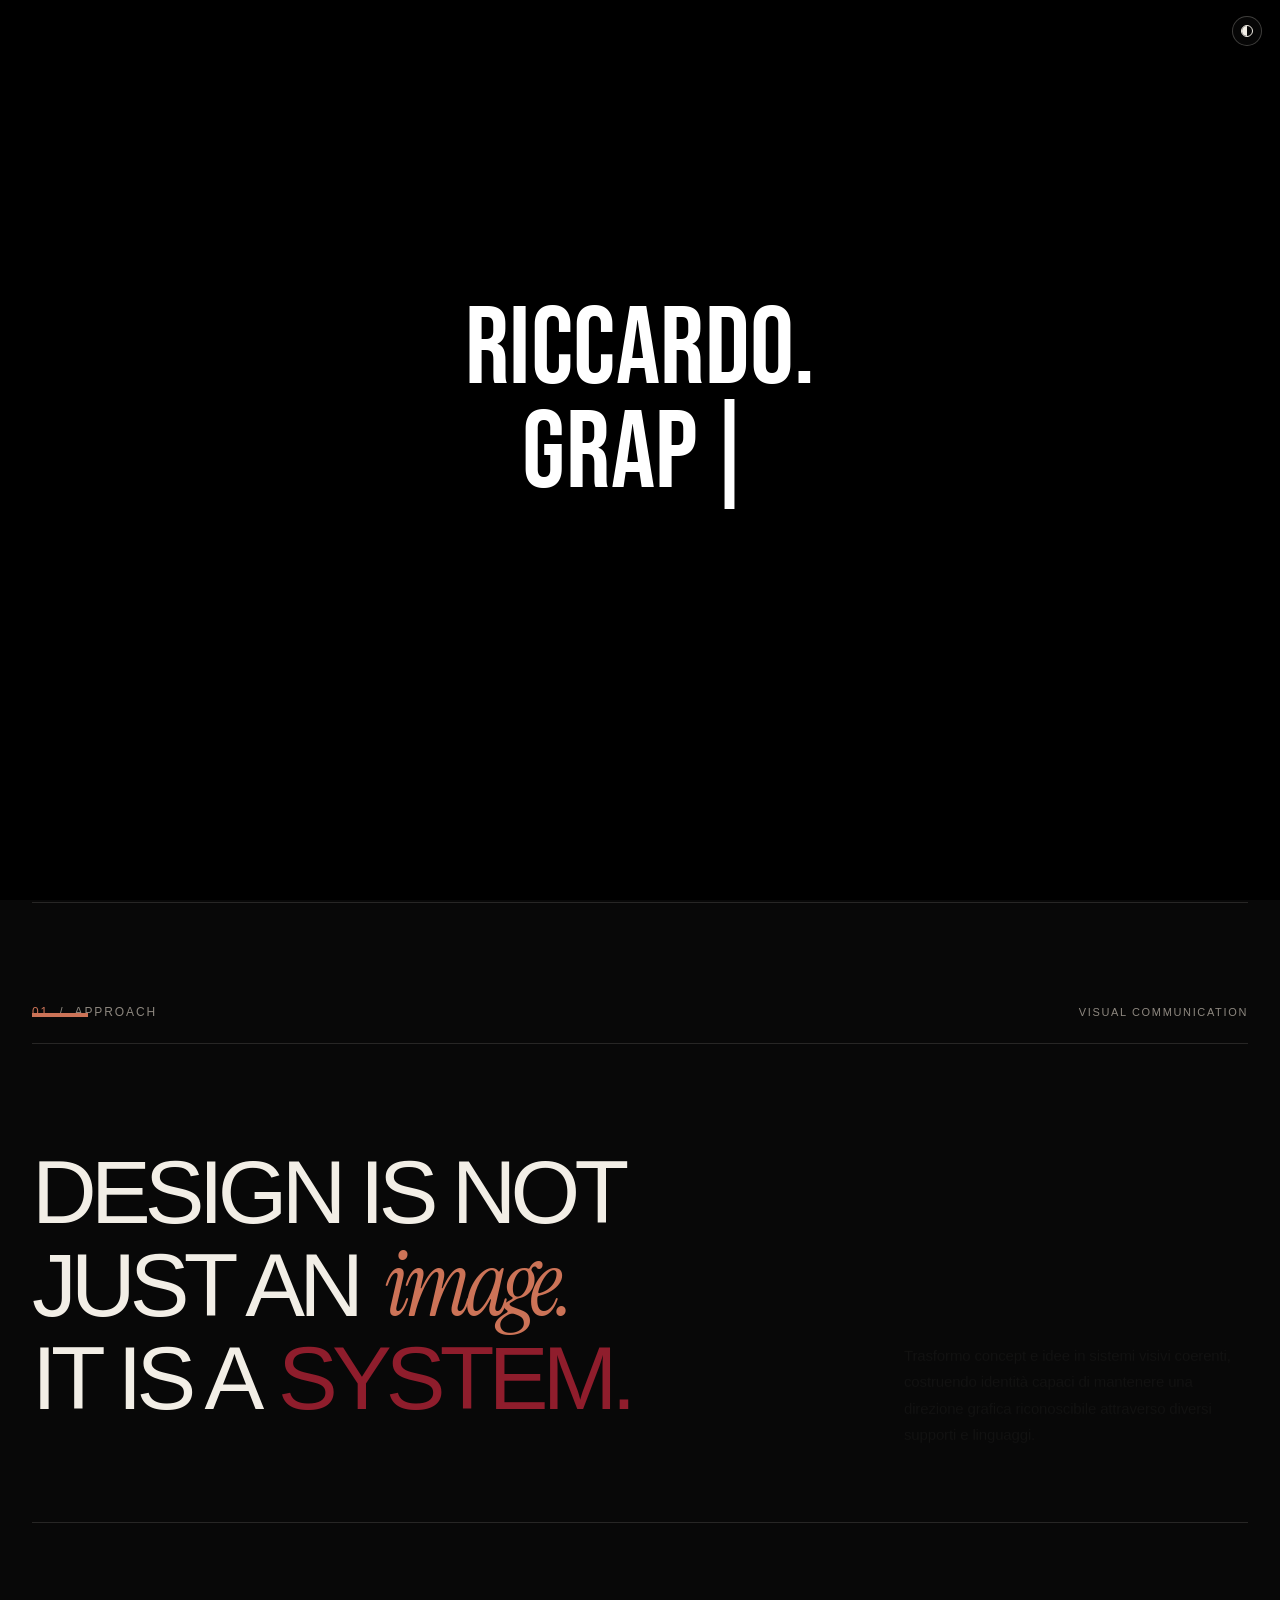
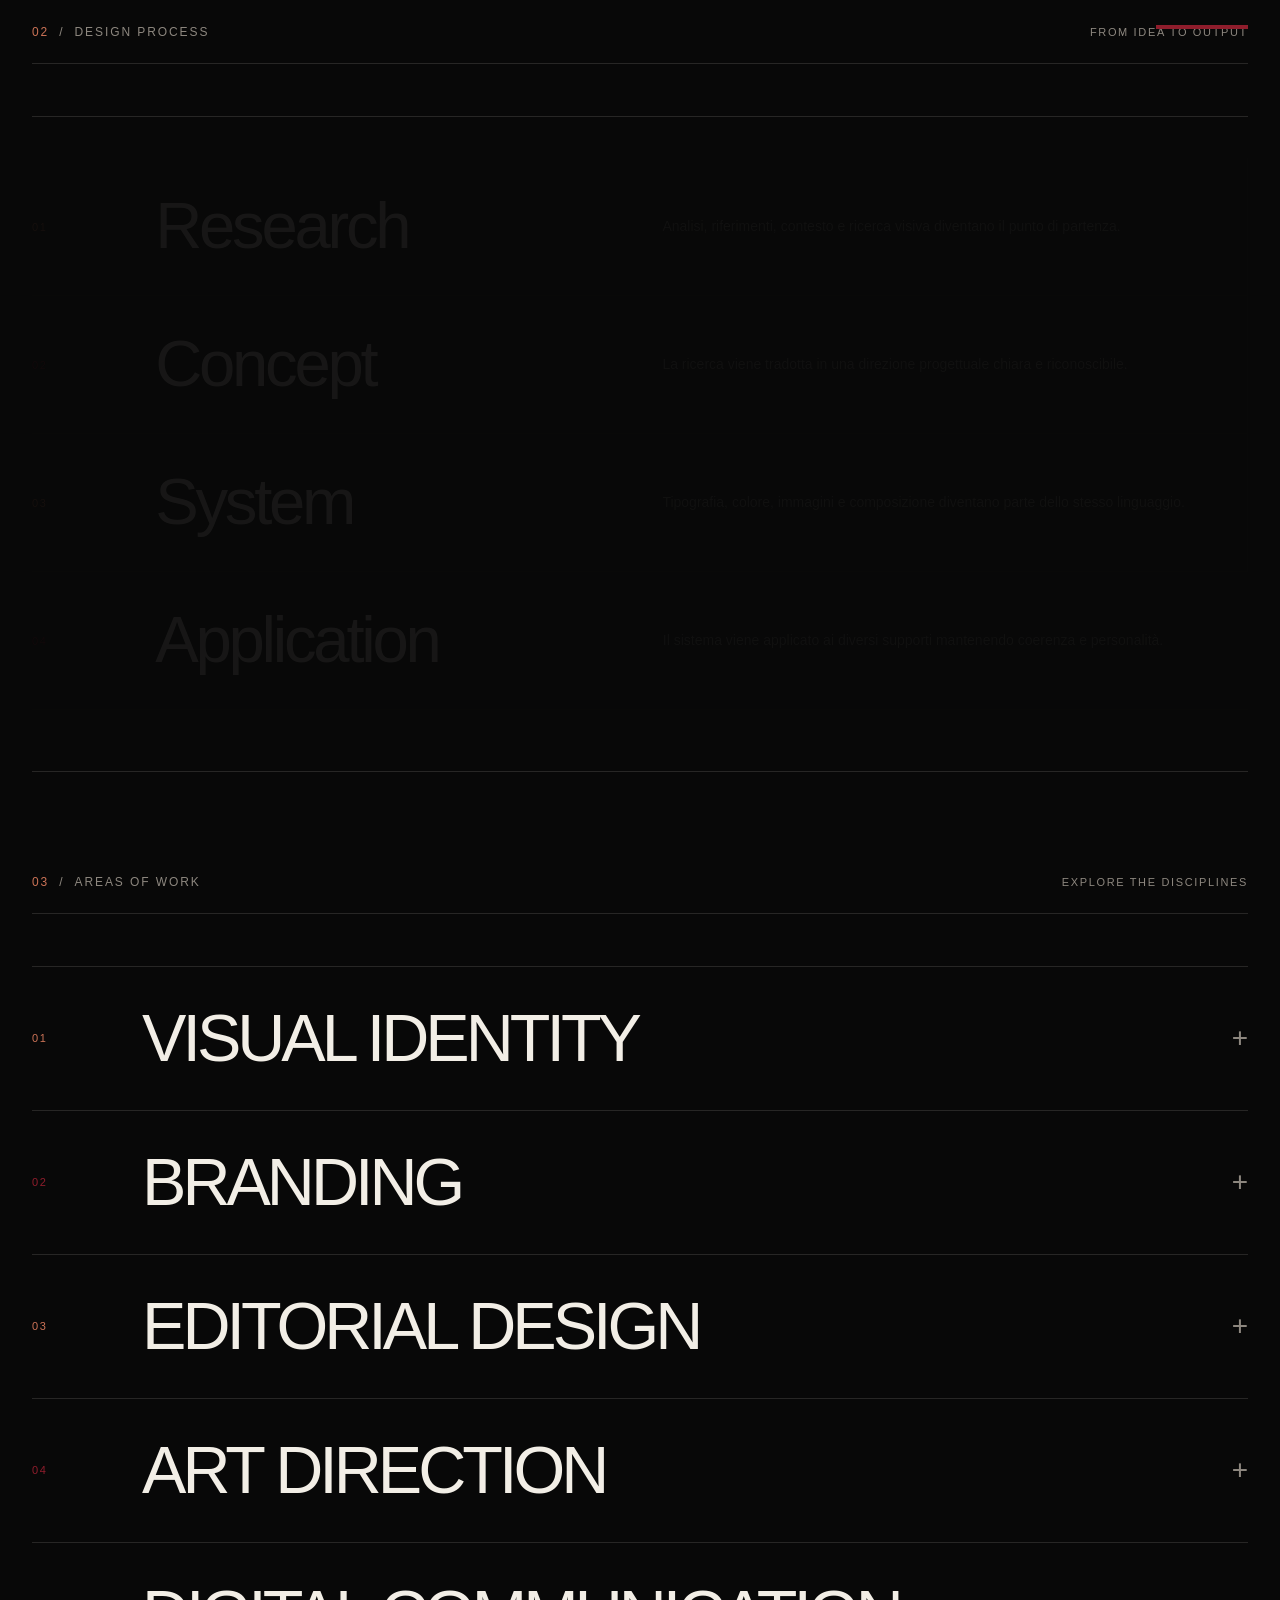
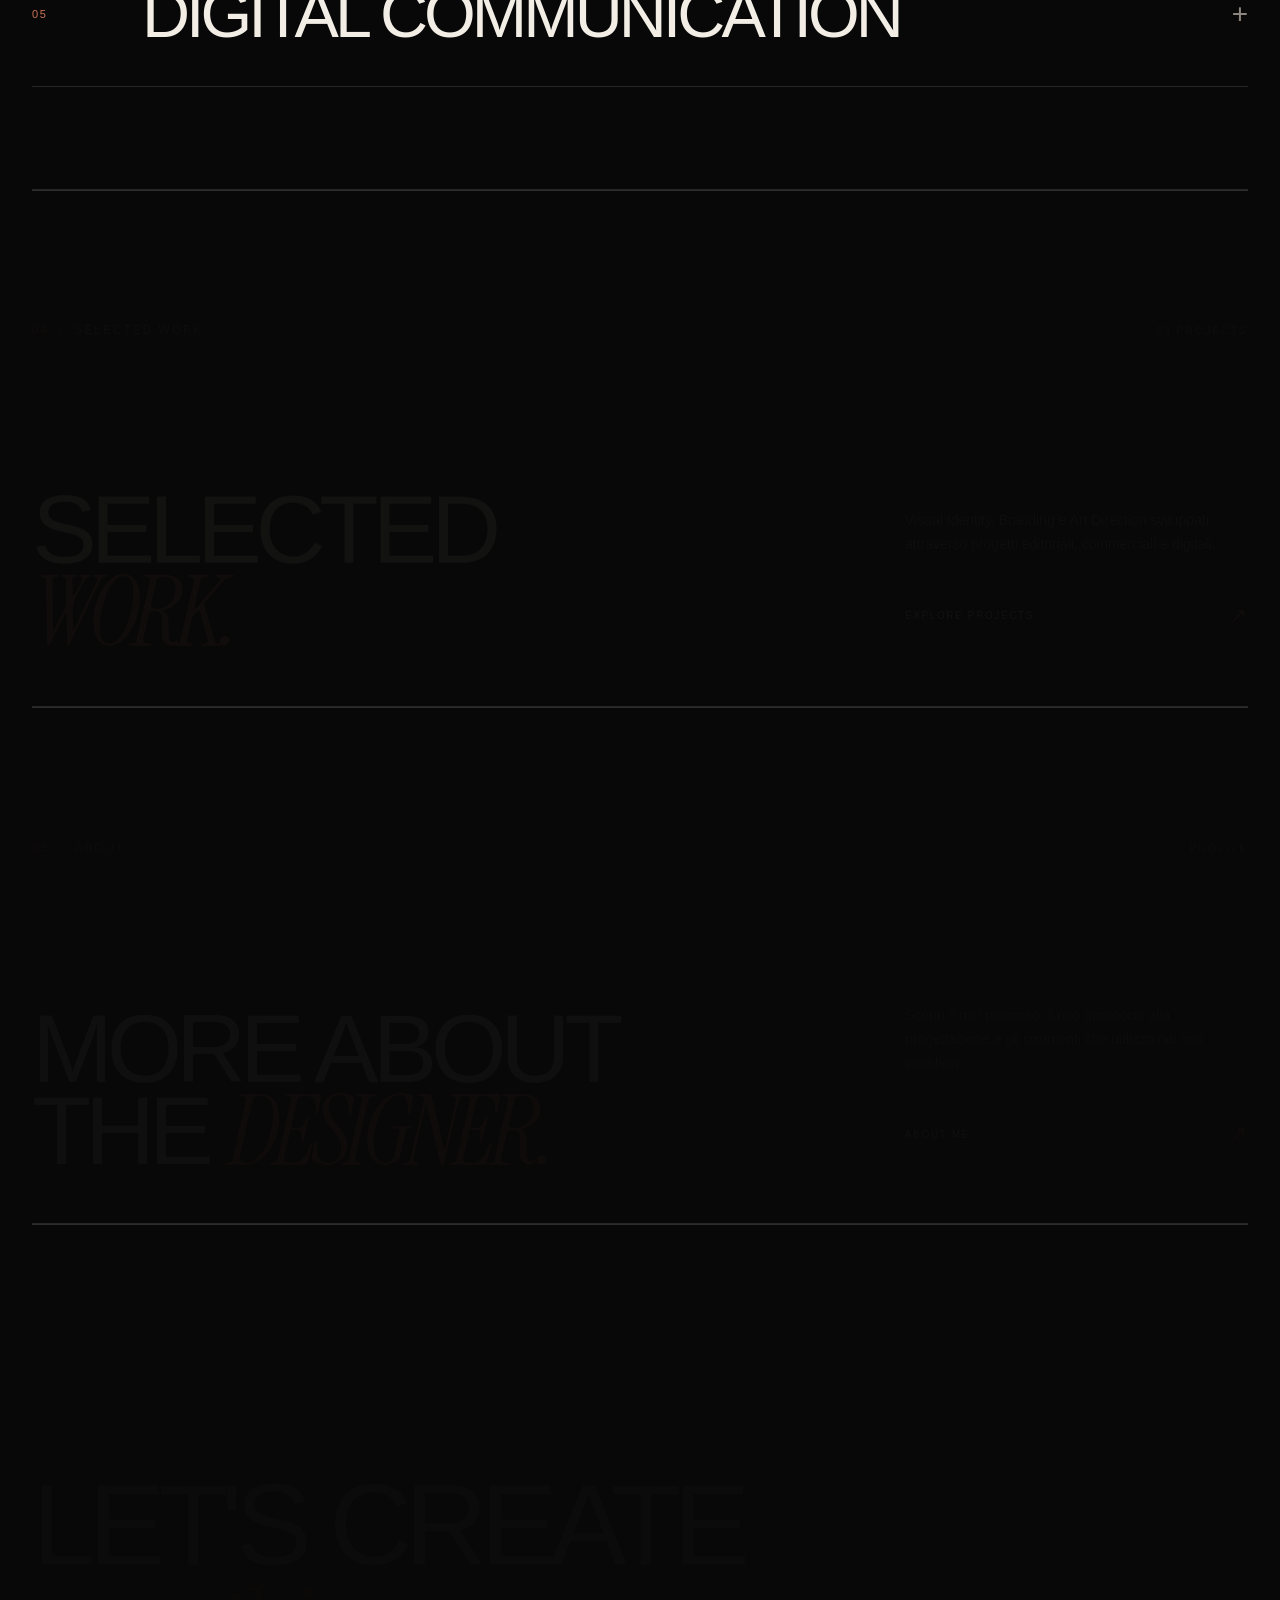
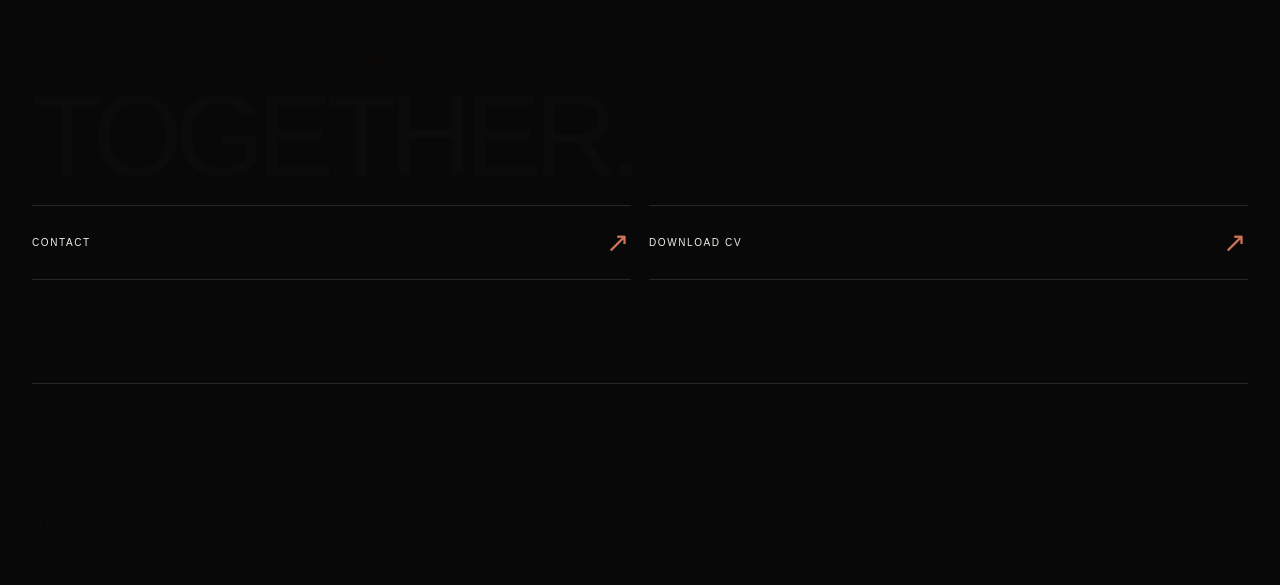
<file: index.html>
<!DOCTYPE html>
<html lang="it">

<head>

    <meta charset="UTF-8">

    <meta
        name="viewport"
        content="width=device-width, initial-scale=1.0"
    >

    <title>Riccardo — Graphic Designer</title>

    <script src="theme-toggle.js"></script>

    <link rel="preconnect" href="https://fonts.googleapis.com">
    <link rel="preconnect" href="https://fonts.gstatic.com" crossorigin>

    <link
        href="https://fonts.googleapis.com/css2?family=Bebas+Neue&family=IBM+Plex+Mono:wght@500&family=IBM+Plex+Sans:wght@500&family=Instrument+Serif:ital@0;1&family=Space+Grotesk:wght@500&family=Syne:wght@600&display=swap"
        rel="stylesheet"
    >

    <link rel="stylesheet" href="style.css">
    <link rel="stylesheet" href="home-fixes.css">
    <link rel="stylesheet" href="home-type-auto.css">

    <link
        rel="preload"
        as="image"
        href="assets/images/home/hero-home.jpg"
    >

</head>

<body class="home-page home-portfolio-page intro-active">


    <!-- ========================================
         INTRO
    ======================================== -->

    <main
        class="intro"
        id="intro"
    >

        <div class="intro-content">

            <div
                class="intro-type-stage"
                id="intro-type-stage"
            >

                <h1
                    id="typewriter"
                    class="intro-typewriter"
                ></h1>

                <h1
                    id="typewriter-glow"
                    class="intro-typewriter-glow"
                    aria-hidden="true"
                ></h1>

            </div>

            <button
                id="enter-button"
                type="button"
            >
                ENTER →
            </button>

        </div>

        <div
            class="intro-panels"
            id="intro-panels"
            aria-hidden="true"
        ></div>

    </main>


    <!-- ========================================
         NAVIGATION
    ======================================== -->

    <header class="nav home-portfolio-nav">

        <a
            href="index.html#home"
            class="nav-logo"
        >
            HOME
        </a>

        <nav
            class="nav-links"
            aria-label="Navigazione principale"
        >

            <a
                href="about.html"
                class="page-link"
            >
                ABOUT
            </a>

            <a
                href="projects.html"
                class="page-link"
            >
                PROJECTS
            </a>

            <a
                href="contact.html"
                class="page-link"
            >
                CONTACT
            </a>

        </nav>

    </header>


    <!-- ========================================
         HOME
    ======================================== -->

    <main
        class="home-portfolio"
        id="home"
    >

        <div class="home-portfolio-shell">


            <!-- ========================================
     HERO
======================================== -->

<section class="home-type-hero">

    <div class="home-hero-main">

        <figure class="home-hero-visual">

            <img
                class="home-hero-image"
                src="assets/images/home/hero-home.jpg"
                alt=""
                fetchpriority="high"
                decoding="async"
            >

            <div
                class="home-hero-darkening"
                aria-hidden="true"
            ></div>

            <h1 class="home-hero-title">
                PORTFOLIO
            </h1>

        </figure>

    </div>


    <div class="home-type-bottom">

        <p>
            GRAPHIC DESIGNER / ITALY
        </p>

        <p class="home-portfolio-scroll">
            SCROLL TO EXPLORE ↓
        </p>

    </div>

</section>


            <!-- ========================================
                 01 / APPROACH
            ======================================== -->

            <section class="home-portfolio-section home-approach">

                <div class="home-portfolio-section-header">

                    <div class="home-portfolio-section-index">
                        <span>01</span>
                        <span>/</span>
                        <span>APPROACH</span>
                    </div>

                    <span class="home-portfolio-section-side">
                        VISUAL COMMUNICATION
                    </span>

                </div>


                <div class="home-approach-layout">

                    <div class="home-portfolio-statement-text">

                        <p>
                            DESIGN IS NOT
                        </p>

                        <p>
                            JUST AN
                            <span class="home-serif-word">
                                image.
                            </span>
                        </p>

                        <p>
                            IT IS A
                            <span class="home-accent-word">
                                SYSTEM.
                            </span>
                        </p>

                    </div>


                    <div class="home-approach-description">

                        <p>
                            Trasformo concept e idee in sistemi visivi
                            coerenti, costruendo identità capaci di
                            mantenere una direzione grafica riconoscibile
                            attraverso diversi supporti e linguaggi.
                        </p>

                    </div>

                </div>

            </section>


            <!-- ========================================
                 02 / PROCESS
            ======================================== -->

            <section class="home-portfolio-section home-process">

                <div class="home-portfolio-section-header">

                    <div class="home-portfolio-section-index">
                        <span>02</span>
                        <span>/</span>
                        <span>DESIGN PROCESS</span>
                    </div>

                    <span class="home-portfolio-section-side">
                        FROM IDEA TO OUTPUT
                    </span>

                </div>


                <div class="home-process-list">

                    <article class="home-process-item">

                        <span class="home-process-number">
                            01
                        </span>

                        <h3>
                            Research
                        </h3>

                        <p>
                            Analisi, riferimenti, contesto e ricerca
                            visiva diventano il punto di partenza.
                        </p>

                    </article>


                    <article class="home-process-item">

                        <span class="home-process-number">
                            02
                        </span>

                        <h3>
                            Concept
                        </h3>

                        <p>
                            La ricerca viene tradotta in una direzione
                            progettuale chiara e riconoscibile.
                        </p>

                    </article>


                    <article class="home-process-item">

                        <span class="home-process-number">
                            03
                        </span>

                        <h3>
                            System
                        </h3>

                        <p>
                            Tipografia, colore, immagini e composizione
                            diventano parte dello stesso linguaggio.
                        </p>

                    </article>


                    <article class="home-process-item">

                        <span class="home-process-number">
                            04
                        </span>

                        <h3>
                            Application
                        </h3>

                        <p>
                            Il sistema viene applicato ai diversi
                            supporti mantenendo coerenza e personalità.
                        </p>

                    </article>

                </div>

            </section>


            <!-- ========================================
                 03 / AREAS OF WORK
            ======================================== -->

            <section class="home-portfolio-section home-disciplines">

                <div class="home-portfolio-section-header">

                    <div class="home-portfolio-section-index">
                        <span>03</span>
                        <span>/</span>
                        <span>AREAS OF WORK</span>
                    </div>

                    <span class="home-portfolio-section-side">
                        EXPLORE THE DISCIPLINES
                    </span>

                </div>


                <div class="home-discipline-list">

                    <button
                        class="home-discipline-row"
                        type="button"
                        data-discipline-open="visual-identity"
                    >
                        <span class="home-discipline-number">01</span>
                        <span class="home-discipline-title">VISUAL IDENTITY</span>
                        <span class="home-discipline-icon">+</span>
                    </button>


                    <button
                        class="home-discipline-row"
                        type="button"
                        data-discipline-open="branding"
                    >
                        <span class="home-discipline-number">02</span>
                        <span class="home-discipline-title">BRANDING</span>
                        <span class="home-discipline-icon">+</span>
                    </button>


                    <button
                        class="home-discipline-row"
                        type="button"
                        data-discipline-open="editorial"
                    >
                        <span class="home-discipline-number">03</span>
                        <span class="home-discipline-title">EDITORIAL DESIGN</span>
                        <span class="home-discipline-icon">+</span>
                    </button>


                    <button
                        class="home-discipline-row"
                        type="button"
                        data-discipline-open="art-direction"
                    >
                        <span class="home-discipline-number">04</span>
                        <span class="home-discipline-title">ART DIRECTION</span>
                        <span class="home-discipline-icon">+</span>
                    </button>


                    <button
                        class="home-discipline-row"
                        type="button"
                        data-discipline-open="digital"
                    >
                        <span class="home-discipline-number">05</span>
                        <span class="home-discipline-title">DIGITAL COMMUNICATION</span>
                        <span class="home-discipline-icon">+</span>
                    </button>

                </div>

            </section>


            <!-- ========================================
                 04 / PROJECTS
            ======================================== -->

            <section class="home-portfolio-section home-projects-gateway">

                <div class="home-portfolio-section-header">

                    <div class="home-portfolio-section-index">
                        <span>04</span>
                        <span>/</span>
                        <span>SELECTED WORK</span>
                    </div>

                    <span class="home-portfolio-section-side">
                        03 PROJECTS
                    </span>

                </div>


                <div class="home-projects-gateway-content">

                    <div class="home-projects-gateway-title">

                        <h2>
                            SELECTED
                            <br>
                            <span class="home-serif-word">
                                WORK.
                            </span>
                        </h2>

                    </div>


                    <div class="home-projects-gateway-copy">

                        <p>
                            Visual Identity, Branding e Art Direction
                            sviluppati attraverso progetti editoriali,
                            commerciali e digitali.
                        </p>

                        <a
                            href="projects.html"
                            class="home-projects-gateway-link page-link"
                        >
                            <span>EXPLORE PROJECTS</span>
                            <span>↗</span>
                        </a>

                    </div>

                </div>

            </section>


            <!-- ========================================
                 05 / ABOUT
            ======================================== -->

            <section class="home-portfolio-section home-about-gateway">

                <div class="home-portfolio-section-header">

                    <div class="home-portfolio-section-index">
                        <span>05</span>
                        <span>/</span>
                        <span>ABOUT</span>
                    </div>

                    <span class="home-portfolio-section-side">
                        PROFILE
                    </span>

                </div>


                <div class="home-about-gateway-content">

                    <h2>
                        MORE ABOUT
                        <br>
                        THE
                        <span class="home-serif-word">
                            DESIGNER.
                        </span>
                    </h2>


                    <div class="home-about-gateway-copy">

                        <p>
                            Scopri il mio percorso, il mio approccio
                            alla progettazione e gli strumenti che
                            utilizzo nel mio workflow.
                        </p>

                        <a
                            href="about.html"
                            class="home-projects-gateway-link page-link"
                        >
                            <span>ABOUT ME</span>
                            <span>↗</span>
                        </a>

                    </div>

                </div>

            </section>


            <!-- ========================================
                 06 / CONTACT
            ======================================== -->

            <section class="home-portfolio-section home-portfolio-contact">

                <div class="home-portfolio-section-header">

                    <div class="home-portfolio-section-index">
                        <span>06</span>
                        <span>/</span>
                        <span>CONTACT</span>
                    </div>

                    <span class="home-portfolio-section-side">
                        GET IN TOUCH
                    </span>

                </div>


                <div class="home-portfolio-contact-title">

                    <h2>
                        LET'S CREATE
                        <span class="home-serif-word">
                            something
                        </span>
                        TOGETHER.
                    </h2>

                </div>


                <div class="home-contact-links">

                    <a
                        href="contact.html"
                        class="home-portfolio-contact-link page-link"
                    >
                        <span>CONTACT</span>
                        <span>↗</span>
                    </a>


                    <a
                        href="assets/documents/riccardo-cv.pdf"
                        class="home-portfolio-contact-link"
                        target="_blank"
                        rel="noopener noreferrer"
                    >
                        <span>DOWNLOAD CV</span>
                        <span>↗</span>
                    </a>

                </div>

            </section>


            <!-- ========================================
                 FOOTER
            ======================================== -->

            <footer class="home-portfolio-footer">

                <div class="home-portfolio-footer-grid">

                    <div>
                        <span>BASED</span>
                        <p>Italy</p>
                    </div>

                    <div>
                        <span>FIELD</span>
                        <p>Graphic Design</p>
                    </div>

                    <div>
                        <span>PORTFOLIO</span>
                        <p>2026</p>
                    </div>

                </div>

            </footer>

        </div>

    </main>


    <!-- ==================================================
         DISCIPLINE OVERLAY
    =================================================== -->

    <div
        class="home-discipline-overlay"
        id="discipline-overlay"
        aria-hidden="true"
    >

        <button
            class="home-discipline-backdrop"
            type="button"
            data-discipline-close
            aria-label="Chiudi finestra"
        ></button>


        <div
            class="home-discipline-window"
            role="dialog"
            aria-modal="true"
            aria-label="Area di lavoro"
        >

            <button
                class="home-discipline-close"
                type="button"
                data-discipline-close
            >
                CLOSE ×
            </button>


            <!-- VISUAL IDENTITY -->

            <section
                class="home-discipline-panel"
                data-discipline-panel="visual-identity"
            >

                <div class="home-discipline-images home-discipline-images-identity">

                    <figure class="home-discipline-image home-discipline-image-01">

                        <img
                            src="assets/images/disciplines/visual-identity/01.png"
                            alt="Esempio editoriale e sistema visivo"
                        >

                    </figure>


                    <figure class="home-discipline-image home-discipline-image-02">

                        <img
                            src="assets/images/disciplines/visual-identity/02.png"
                            alt="Mockup editoriale minimale"
                        >

                    </figure>

                </div>


                <div class="home-discipline-copy">

                    <span class="home-discipline-copy-number">
                        01
                    </span>

                    <h2>
                        VISUAL
                        <br>
                        IDENTITY
                    </h2>

                    <p>
                        La Visual Identity costruisce il linguaggio
                        visivo attraverso cui un brand viene riconosciuto.
                        Logo, tipografia, colore, simboli e applicazioni
                        diventano parte di un sistema coerente.
                    </p>

                    <div class="home-discipline-tags">
                        <span>LOGO DESIGN</span>
                        <span>VISUAL SYSTEMS</span>
                        <span>TYPOGRAPHY</span>
                        <span>APPLICATIONS</span>
                    </div>

                </div>

            </section>


            <!-- BRANDING -->

            <section
                class="home-discipline-panel"
                data-discipline-panel="branding"
            >

                <div class="home-discipline-images home-discipline-images-branding">

                    <figure class="home-discipline-image home-discipline-image-01">

                        <img
                            src="assets/images/disciplines/branding/01.jpg"
                            alt="Magazine e materiali stampati"
                        >

                    </figure>


                    <figure class="home-discipline-image home-discipline-image-02">

                        <img
                            src="assets/images/disciplines/branding/02.jpg"
                            alt="Presentazione coordinata tra stampa e digitale"
                        >

                    </figure>


                    <figure class="home-discipline-image home-discipline-image-03">

                        <img
                            src="assets/images/disciplines/branding/03.webp"
                            alt="Materiali di comunicazione e brand"
                        >

                    </figure>


                    <figure class="home-discipline-image home-discipline-image-04">

                        <img
                            src="assets/images/disciplines/branding/04.avif"
                            alt="Esempio di immagine editoriale"
                        >

                    </figure>

                </div>


                <div class="home-discipline-copy">

                    <span class="home-discipline-copy-number">
                        02
                    </span>

                    <h2>
                        BRANDING
                    </h2>

                    <p>
                        Il Branding parte dall'identità del progetto e la
                        trasforma in un sistema riconoscibile. Concept,
                        tono, direzione visiva e applicazioni lavorano
                        insieme per costruire un'immagine coerente.
                    </p>

                    <div class="home-discipline-tags">
                        <span>BRAND SYSTEM</span>
                        <span>CONCEPT</span>
                        <span>APPLICATIONS</span>
                        <span>IDENTITY</span>
                    </div>

                </div>

            </section>


            <!-- EDITORIAL DESIGN -->

            <section
                class="home-discipline-panel"
                data-discipline-panel="editorial"
            >

                <div class="home-discipline-images home-discipline-images-editorial">

                    <figure class="home-discipline-image home-discipline-image-01">

                        <img
                            src="assets/images/disciplines/editorial/01.jpg"
                            alt="Magazine con forte uso tipografico"
                        >

                    </figure>


                    <figure class="home-discipline-image home-discipline-image-02">

                        <img
                            src="assets/images/disciplines/editorial/02.jpg"
                            alt="Griglia editoriale"
                        >

                    </figure>


                    <figure class="home-discipline-image home-discipline-image-03">

                        <img
                            src="assets/images/disciplines/editorial/03.jpg"
                            alt="Copertina magazine"
                        >

                    </figure>

                </div>


                <div class="home-discipline-copy">

                    <span class="home-discipline-copy-number">
                        03
                    </span>

                    <h2>
                        EDITORIAL
                        <br>
                        DESIGN
                    </h2>

                    <p>
                        L'Editorial Design organizza contenuti, immagini
                        e tipografia attraverso una struttura visiva
                        chiara. Griglie, gerarchie e ritmo trasformano
                        le informazioni in un'esperienza di lettura.
                    </p>

                    <div class="home-discipline-tags">
                        <span>LAYOUT</span>
                        <span>GRID</span>
                        <span>TYPOGRAPHY</span>
                        <span>EDITORIAL SYSTEM</span>
                    </div>

                </div>

            </section>


            <!-- ART DIRECTION -->

            <section
                class="home-discipline-panel"
                data-discipline-panel="art-direction"
            >

                <div class="home-discipline-images home-discipline-images-art">

                    <figure class="home-discipline-image home-discipline-image-01">

                        <img
                            src="assets/images/disciplines/art-direction/01.jpg"
                            alt="Reference visiva per art direction"
                        >

                    </figure>


                    <figure class="home-discipline-image home-discipline-image-02">

                        <img
                            src="assets/images/disciplines/art-direction/02.jpg"
                            alt="Produzione di contenuto digitale"
                        >

                    </figure>


                    <figure class="home-discipline-image home-discipline-image-03">

                        <img
                            src="assets/images/disciplines/art-direction/03.jpg"
                            alt="Direzione visuale applicata al digitale"
                        >

                    </figure>

                </div>


                <div class="home-discipline-copy">

                    <span class="home-discipline-copy-number">
                        04
                    </span>

                    <h2>
                        ART
                        <br>
                        DIRECTION
                    </h2>

                    <p>
                        L'Art Direction definisce la direzione visiva
                        di un progetto. Concept, immagini, tipografia,
                        colore e composizione vengono coordinati per
                        costruire un linguaggio riconoscibile.
                    </p>

                    <div class="home-discipline-tags">
                        <span>CONCEPT</span>
                        <span>VISUAL RESEARCH</span>
                        <span>CAMPAIGN</span>
                        <span>DIRECTION</span>
                    </div>

                </div>

            </section>


            <!-- DIGITAL COMMUNICATION -->

            <section
                class="home-discipline-panel"
                data-discipline-panel="digital"
            >

                <div class="home-discipline-images home-discipline-images-digital">

                    <figure class="home-discipline-image home-discipline-image-01">

                        <img
                            src="assets/images/disciplines/digital/01.jpg"
                            alt="Social media su smartphone"
                        >

                    </figure>


                    <figure class="home-discipline-image home-discipline-image-02">

                        <img
                            src="assets/images/disciplines/digital/02.webp"
                            alt="Contenuti digitali su smartphone"
                        >

                    </figure>


                    <figure class="home-discipline-image home-discipline-image-03">

                        <img
                            src="assets/images/disciplines/digital/03.jpg"
                            alt="Feed video e digital communication"
                        >

                    </figure>

                </div>


                <div class="home-discipline-copy">

                    <span class="home-discipline-copy-number">
                        05
                    </span>

                    <h2>
                        DIGITAL
                        <br>
                        COMMUNICATION
                    </h2>

                    <p>
                        La comunicazione digitale traduce l'identità
                        visiva nei linguaggi delle piattaforme digitali,
                        creando sistemi coerenti per social media,
                        campagne online e contenuti interattivi.
                    </p>

                    <div class="home-discipline-tags">
                        <span>SOCIAL MEDIA</span>
                        <span>DIGITAL CAMPAIGN</span>
                        <span>WEB</span>
                        <span>CONTENT</span>
                    </div>

                </div>

            </section>

        </div>

    </div>


    <!-- ========================================
         JAVASCRIPT
    ======================================== -->

    <script src="script.js"></script>
    <script src="home-scroll.js"></script>
    <script src="home-interactions.js"></script>

</body>

</html>
</file>
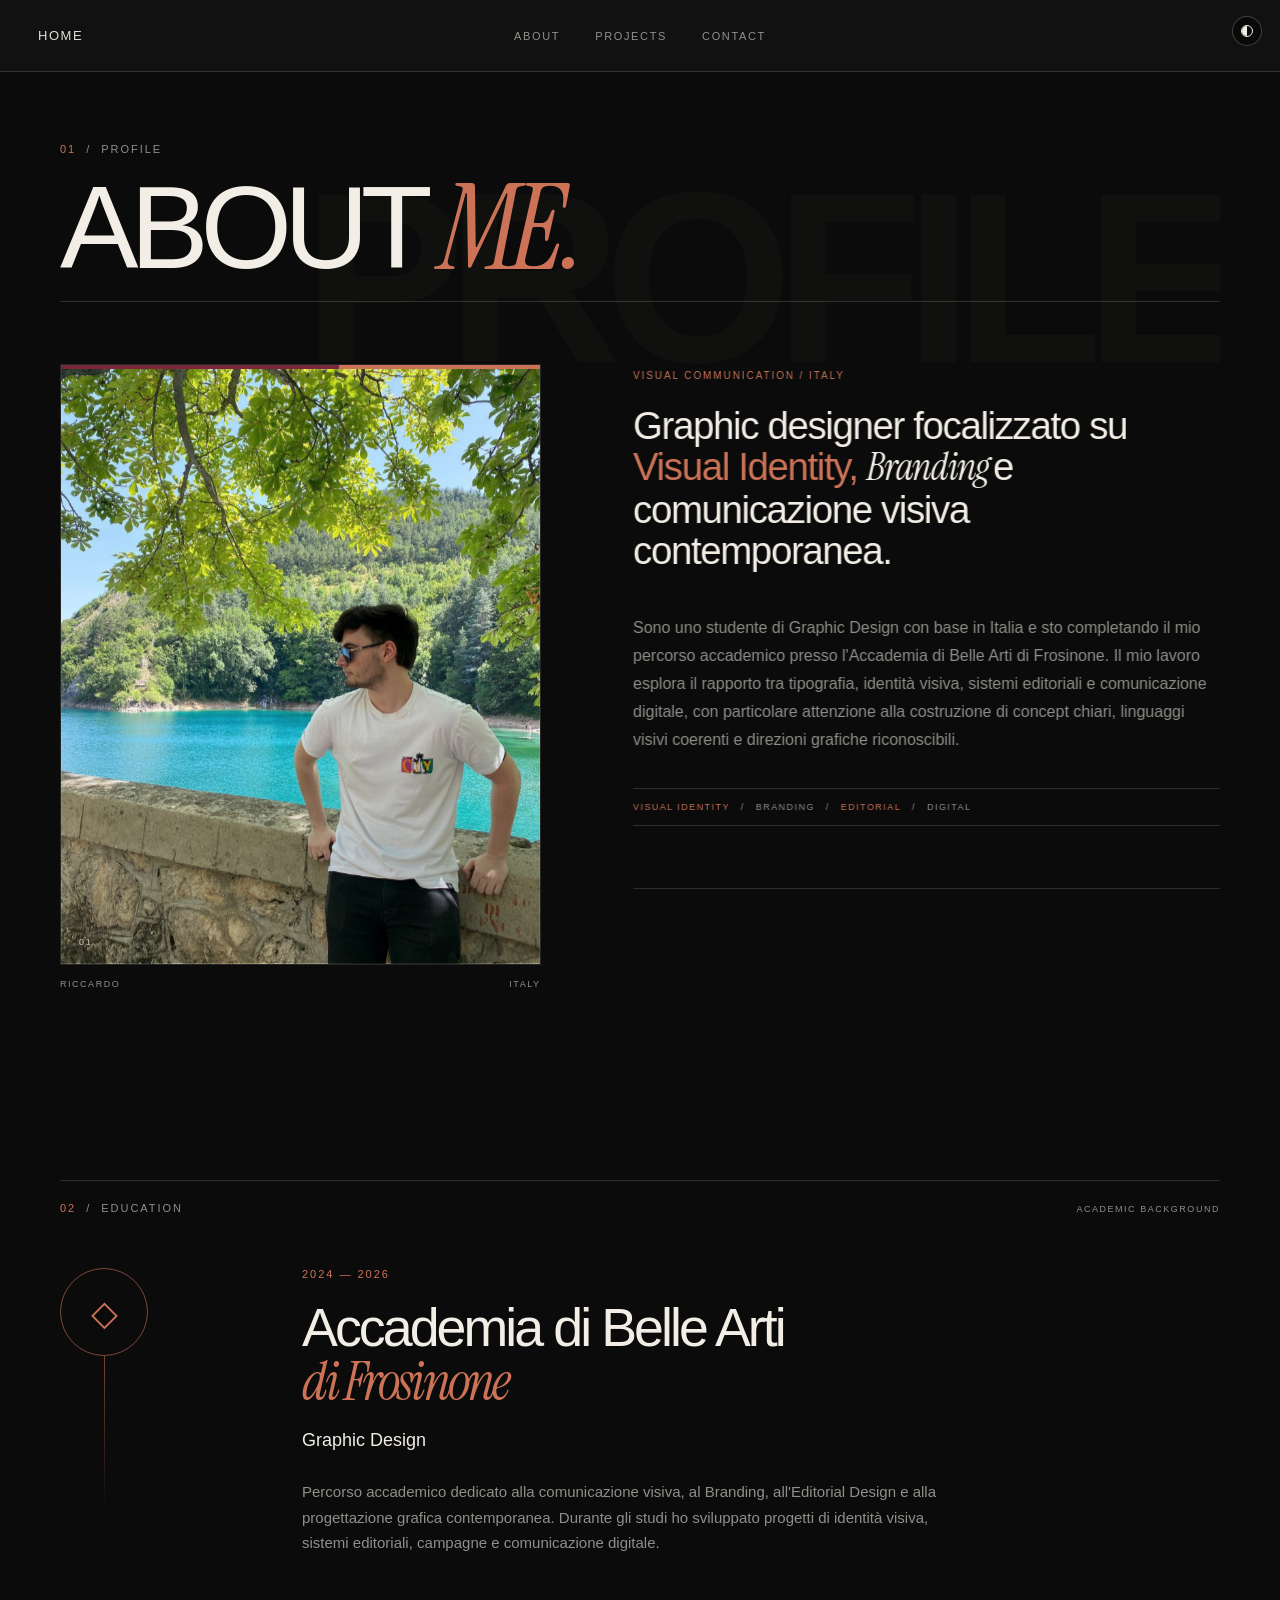
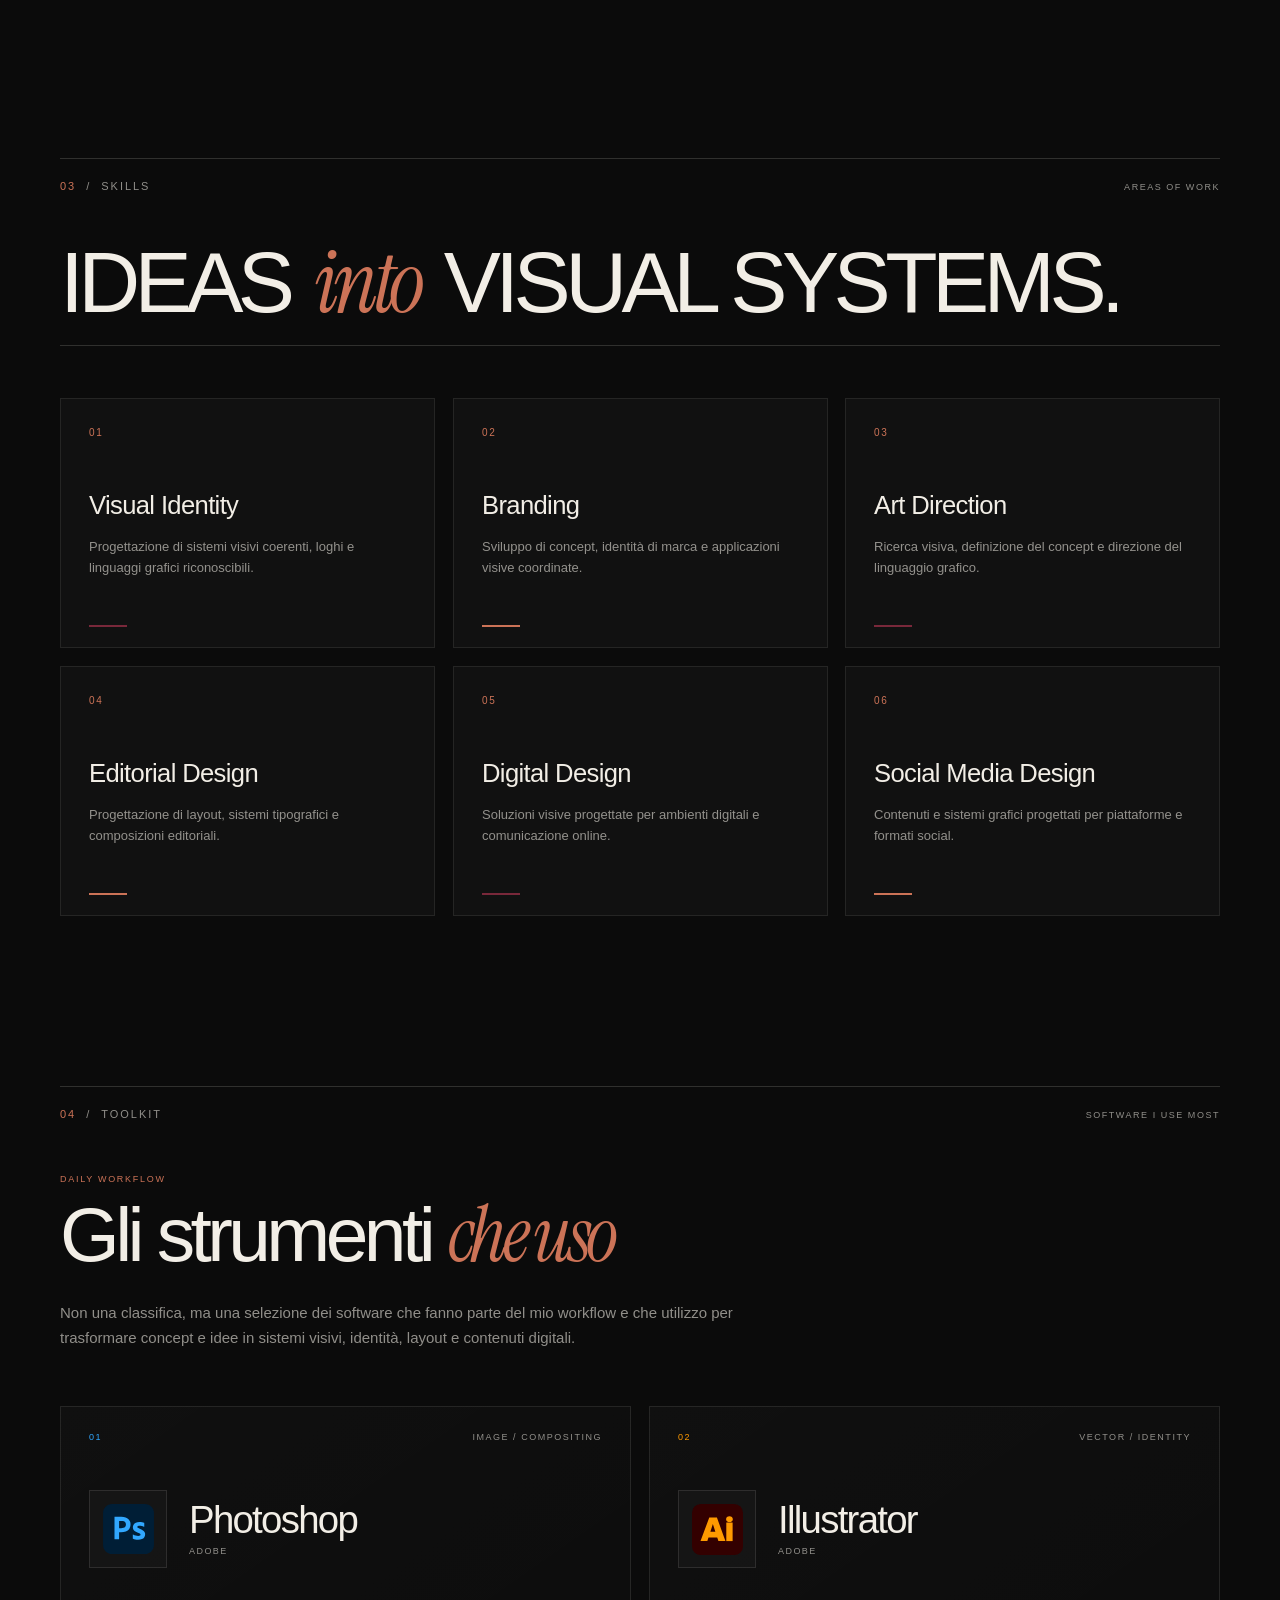
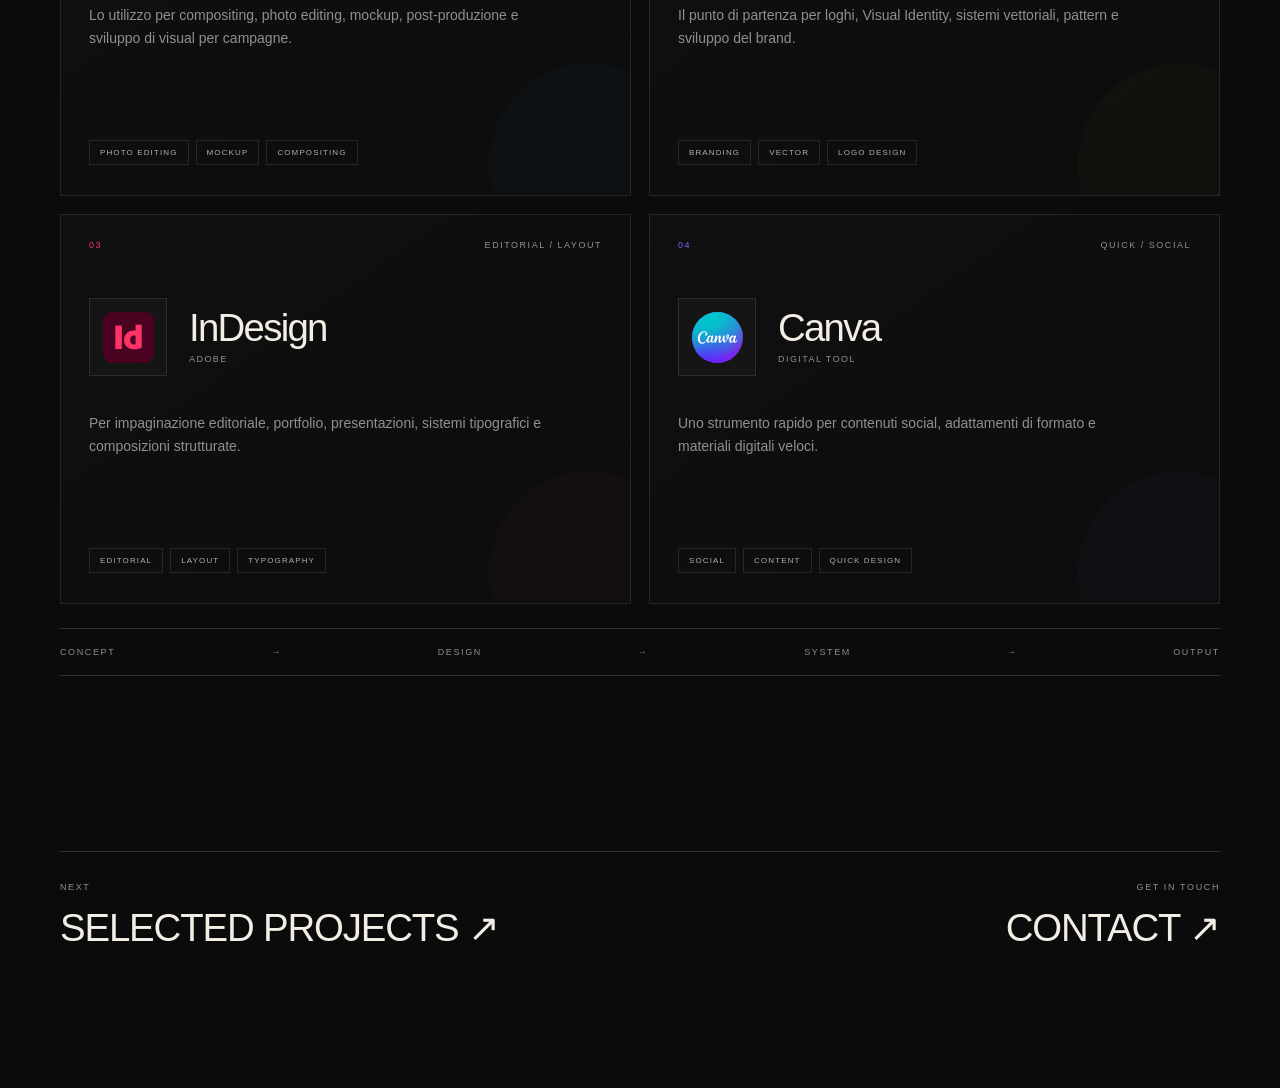
<file: about.html>
<!DOCTYPE html>
<html lang="it">

<head>

    <meta charset="UTF-8">

    <meta
        name="viewport"
        content="width=device-width, initial-scale=1.0"
    >

    <title>
        About — Riccardo
    </title>


    <!-- ========================================
         THEME
    ======================================== -->

    <script src="theme-toggle.js"></script>


    <!-- ========================================
         STYLES
    ======================================== -->

    <link
        rel="stylesheet"
        href="style.css"
    >

</head>


<body
    class="
        inner-page
        about-page-body
        about-motion-page
        about-intro-pending
    "
>



    <!-- ========================================
         NAVIGATION
    ======================================== -->

    <header class="nav">


        <a
            href="index.html#home"
            class="nav-logo page-link"
        >
            HOME
        </a>


        <nav
            class="nav-links"
            aria-label="Navigazione principale"
        >


            <a
                href="about.html"
                class="is-current"
            >
                ABOUT
            </a>


            <a
                href="projects.html"
                class="page-link"
            >
                PROJECTS
            </a>


            <a
                href="contact.html"
                class="page-link"
            >
                CONTACT
            </a>


        </nav>


    </header>



    <!-- ========================================
         ABOUT PAGE
    ======================================== -->

    <main class="about-page">


        <div class="page-wrapper">



            <!-- ========================================
                 HERO
                 OPENING CROSS ANIMATION
            ======================================== -->

            <section
                class="
                    about-hero
                    about-motion-hero
                "
                id="about-hero"
            >



                <!-- ========================================
                     DECORATIVE BACKGROUND TYPE
                ======================================== -->

                <div
                    class="about-background-type"
                    aria-hidden="true"
                >
                    PROFILE
                </div>



                <!-- ========================================
                     HERO INDEX
                ======================================== -->

                <div
                    class="
                        about-hero-index
                        about-hero-top-reveal
                    "
                >


                    <span>
                        01
                    </span>


                    <span>
                        /
                    </span>


                    <span>
                        PROFILE
                    </span>


                </div>



                <!-- ========================================
                     TITLE
                ======================================== -->

                <div
                    class="
                        about-title-wrap
                        about-hero-top-reveal
                    "
                >


                    <h1 class="about-title">


                        <span class="about-title-sans">
                            ABOUT
                        </span>


                        <span class="about-title-serif">
                            ME.
                        </span>


                    </h1>


                </div>



                <!-- ========================================
                     HERO GRID
                ======================================== -->

                <div class="about-hero-grid">



                    <!-- ========================================
                         PHOTO
                         ENTERS FROM LEFT
                    ======================================== -->

                    <div
                        class="
                            about-photo-wrap
                            about-hero-left
                        "
                        data-about-intro="left"
                    >


                        <div class="about-photo">


                            <img
                                src="assets/images/about/riccardo.webp"
                                alt="Riccardo, Graphic Designer"
                            >


                            <div
                                class="about-photo-index"
                                aria-hidden="true"
                            >
                                01
                            </div>


                        </div>



                        <div class="about-photo-meta">


                            <span>
                                RICCARDO
                            </span>


                            <span>
                                ITALY
                            </span>


                        </div>


                    </div>



                    <!-- ========================================
                         INTRO
                         ENTERS FROM RIGHT
                    ======================================== -->

                    <div
                        class="
                            about-copy
                            about-hero-right
                        "
                        data-about-intro="right"
                    >



                        <!-- ========================================
                             KICKER
                        ======================================== -->

                        <p class="about-copy-label">
                            VISUAL COMMUNICATION / ITALY
                        </p>



                        <!-- ========================================
                             INTRO TITLE
                        ======================================== -->

                        <h2 class="about-intro">


                            Graphic designer focalizzato su


                            <span class="about-intro-accent">
                                Visual Identity,
                            </span>


                            <span class="about-intro-serif">
                                Branding
                            </span>


                            e comunicazione visiva contemporanea.


                        </h2>



                        <!-- ========================================
                             DESCRIPTION
                        ======================================== -->

                        <p class="about-description">


                            Sono uno studente di Graphic Design con base
                            in Italia e sto completando il mio percorso
                            accademico presso l'Accademia di Belle Arti
                            di Frosinone.


                            Il mio lavoro esplora il rapporto tra
                            tipografia, identità visiva, sistemi editoriali
                            e comunicazione digitale, con particolare
                            attenzione alla costruzione di concept chiari,
                            linguaggi visivi coerenti e direzioni grafiche
                            riconoscibili.


                        </p>



                        <!-- ========================================
                             TYPOGRAPHIC STRIP
                        ======================================== -->

                        <div class="about-type-strip">


                            <span>
                                VISUAL IDENTITY
                            </span>


                            <span aria-hidden="true">
                                /
                            </span>


                            <span>
                                BRANDING
                            </span>


                            <span aria-hidden="true">
                                /
                            </span>


                            <span>
                                EDITORIAL
                            </span>


                            <span aria-hidden="true">
                                /
                            </span>


                            <span>
                                DIGITAL
                            </span>


                        </div>



                        <!-- ========================================
                             MINI INFO
                        ======================================== -->

                        <div class="about-mini-info">



                            <!-- BASED -->

                            <div class="about-mini-item">


                                <span class="about-mini-label">
                                    BASED
                                </span>


                                <p>
                                    Italy
                                </p>


                            </div>



                            <!-- FOCUS -->

                            <div class="about-mini-item">


                                <span class="about-mini-label">
                                    FOCUS
                                </span>


                                <p>
                                    Visual Communication
                                </p>


                            </div>



                            <!-- STATUS -->

                            <div class="about-mini-item">


                                <span class="about-mini-label">
                                    STATUS
                                </span>


                                <p>
                                    Disponibile per opportunità
                                </p>


                            </div>


                        </div>


                    </div>


                </div>


            </section>



            <!-- ========================================
                 EDUCATION
                 SECOND CROSS ANIMATION
            ======================================== -->

            <section
                class="
                    about-section
                    education-section
                    about-cross-section
                "
            >



                <!-- ========================================
                     HEADER — FROM LEFT
                ======================================== -->

                <div
                    class="
                        about-section-header
                        about-reveal-left
                    "
                    data-about-reveal="left"
                >


                    <div class="about-section-index">


                        <span>
                            02
                        </span>


                        <span>
                            /
                        </span>


                        <span>
                            EDUCATION
                        </span>


                    </div>


                    <p class="about-section-side">
                        ACADEMIC BACKGROUND
                    </p>


                </div>



                <!-- ========================================
                     CONTENT — FROM RIGHT
                ======================================== -->

                <div
                    class="
                        education-grid
                        about-reveal-right
                    "
                    data-about-reveal="right"
                >



                    <!-- DECORATIVE SYMBOL -->

                    <div
                        class="education-symbol"
                        aria-hidden="true"
                    >

                        <span>
                            ◇
                        </span>

                    </div>



                    <!-- EDUCATION CONTENT -->

                    <div class="education-content">


                        <p class="education-year">
                            2024 — 2026
                        </p>


                        <h2>


                            Accademia di Belle Arti

                            <br>


                            <span class="education-serif">
                                di Frosinone
                            </span>


                        </h2>


                        <p class="education-course">
                            Graphic Design
                        </p>


                        <p class="education-description">


                            Percorso accademico dedicato alla
                            comunicazione visiva, al Branding,
                            all'Editorial Design e alla progettazione
                            grafica contemporanea.


                            Durante gli studi ho sviluppato progetti
                            di identità visiva, sistemi editoriali,
                            campagne e comunicazione digitale.


                        </p>


                    </div>


                </div>



                <!-- DECORATIVE WORD -->

                <div
                    class="about-section-word"
                    aria-hidden="true"
                >
                    EDU
                </div>


            </section>



            <!-- ========================================
                 SKILLS
            ======================================== -->

            <section
                class="
                    about-section
                    skills-section
                    about-reveal-up
                "
                data-about-reveal="up"
            >



                <!-- ========================================
                     SECTION HEADER
                ======================================== -->

                <div class="about-section-header">


                    <div class="about-section-index">


                        <span>
                            03
                        </span>


                        <span>
                            /
                        </span>


                        <span>
                            SKILLS
                        </span>


                    </div>


                    <p class="about-section-side">
                        AREAS OF WORK
                    </p>


                </div>



                <!-- ========================================
                     TYPOGRAPHIC STATEMENT
                ======================================== -->

                <div class="about-skills-statement">


                    <p>


                        IDEAS


                        <span class="about-statement-serif">
                            into
                        </span>


                        VISUAL SYSTEMS.


                    </p>


                </div>



                <!-- ========================================
                     SKILLS GRID
                ======================================== -->

                <div class="skills-grid">



                    <!-- SKILL 01 -->

                    <article
                        class="
                            skill-card
                            about-reveal-up
                        "
                        data-about-reveal="up"
                    >


                        <span class="skill-number">
                            01
                        </span>


                        <h3>
                            Visual Identity
                        </h3>


                        <p>
                            Progettazione di sistemi visivi coerenti,
                            loghi e linguaggi grafici riconoscibili.
                        </p>


                        <span
                            class="skill-line"
                            aria-hidden="true"
                        ></span>


                    </article>



                    <!-- SKILL 02 -->

                    <article
                        class="
                            skill-card
                            about-reveal-up
                        "
                        data-about-reveal="up"
                    >


                        <span class="skill-number">
                            02
                        </span>


                        <h3>
                            Branding
                        </h3>


                        <p>
                            Sviluppo di concept, identità di marca
                            e applicazioni visive coordinate.
                        </p>


                        <span
                            class="skill-line"
                            aria-hidden="true"
                        ></span>


                    </article>



                    <!-- SKILL 03 -->

                    <article
                        class="
                            skill-card
                            about-reveal-up
                        "
                        data-about-reveal="up"
                    >


                        <span class="skill-number">
                            03
                        </span>


                        <h3>
                            Art Direction
                        </h3>


                        <p>
                            Ricerca visiva, definizione del concept
                            e direzione del linguaggio grafico.
                        </p>


                        <span
                            class="skill-line"
                            aria-hidden="true"
                        ></span>


                    </article>



                    <!-- SKILL 04 -->

                    <article
                        class="
                            skill-card
                            about-reveal-up
                        "
                        data-about-reveal="up"
                    >


                        <span class="skill-number">
                            04
                        </span>


                        <h3>
                            Editorial Design
                        </h3>


                        <p>
                            Progettazione di layout, sistemi tipografici
                            e composizioni editoriali.
                        </p>


                        <span
                            class="skill-line"
                            aria-hidden="true"
                        ></span>


                    </article>



                    <!-- SKILL 05 -->

                    <article
                        class="
                            skill-card
                            about-reveal-up
                        "
                        data-about-reveal="up"
                    >


                        <span class="skill-number">
                            05
                        </span>


                        <h3>
                            Digital Design
                        </h3>


                        <p>
                            Soluzioni visive progettate per ambienti
                            digitali e comunicazione online.
                        </p>


                        <span
                            class="skill-line"
                            aria-hidden="true"
                        ></span>


                    </article>



                    <!-- SKILL 06 -->

                    <article
                        class="
                            skill-card
                            about-reveal-up
                        "
                        data-about-reveal="up"
                    >


                        <span class="skill-number">
                            06
                        </span>


                        <h3>
                            Social Media Design
                        </h3>


                        <p>
                            Contenuti e sistemi grafici progettati
                            per piattaforme e formati social.
                        </p>


                        <span
                            class="skill-line"
                            aria-hidden="true"
                        ></span>


                    </article>


                </div>


            </section>



            <!-- ========================================
                 SOFTWARE / TOOLKIT
            ======================================== -->

            <section
                class="
                    about-section
                    software-section
                    software-tools-section
                "
            >



                <!-- ========================================
                     HEADER
                ======================================== -->

                <div
                    class="
                        about-section-header
                        about-reveal-up
                    "
                    data-about-reveal="up"
                >


                    <div class="about-section-index">


                        <span>
                            04
                        </span>


                        <span>
                            /
                        </span>


                        <span>
                            TOOLKIT
                        </span>


                    </div>


                    <p class="about-section-side">
                        SOFTWARE I USE MOST
                    </p>


                </div>



                <!-- ========================================
                     INTRO
                ======================================== -->

                <div
                    class="
                        software-tools-intro
                        about-reveal-up
                    "
                    data-about-reveal="up"
                >


                    <p class="software-tools-kicker">
                        DAILY WORKFLOW
                    </p>


                    <h2>


                        Gli strumenti 

                        <span>
                            che uso
                        </span>


                    </h2>


                    <p class="software-tools-description">


                        Non una classifica, ma una selezione dei software
                        che fanno parte del mio workflow e che utilizzo
                        per trasformare concept e idee in sistemi visivi,
                        identità, layout e contenuti digitali.


                    </p>


                </div>



                <!-- ========================================
                     SOFTWARE CARDS
                ======================================== -->

                <div class="software-tools-grid">



                    <!-- ========================================
                         PHOTOSHOP
                    ======================================== -->

                    <article
                        class="
                            software-tool-card
                            software-tool-photoshop
                            about-reveal-up
                        "
                        data-about-reveal="up"
                        style="--about-delay: 0ms;"
                    >


                        <div class="software-tool-top">


                            <span class="software-tool-number">
                                01
                            </span>


                            <span class="software-tool-type">
                                IMAGE / COMPOSITING
                            </span>


                        </div>



                        <div class="software-tool-main">


                            <div class="software-tool-icon">


                                <img
                                    src="assets/images/software/photoshop.svg"
                                    alt="Adobe Photoshop"
                                >


                            </div>



                            <div class="software-tool-name">


                                <h3>
                                    Photoshop
                                </h3>


                                <span>
                                    Adobe
                                </span>


                            </div>


                        </div>



                        <p class="software-tool-description">


                            Lo utilizzo per compositing,
                            photo editing, mockup,
                            post-produzione e sviluppo
                            di visual per campagne.


                        </p>



                        <div class="software-tool-tags">


                            <span>
                                PHOTO EDITING
                            </span>


                            <span>
                                MOCKUP
                            </span>


                            <span>
                                COMPOSITING
                            </span>


                        </div>



                        <span
                            class="software-tool-line"
                            aria-hidden="true"
                        ></span>


                    </article>



                    <!-- ========================================
                         ILLUSTRATOR
                    ======================================== -->

                    <article
                        class="
                            software-tool-card
                            software-tool-illustrator
                            about-reveal-up
                        "
                        data-about-reveal="up"
                        style="--about-delay: 120ms;"
                    >


                        <div class="software-tool-top">


                            <span class="software-tool-number">
                                02
                            </span>


                            <span class="software-tool-type">
                                VECTOR / IDENTITY
                            </span>


                        </div>



                        <div class="software-tool-main">


                            <div class="software-tool-icon">


                                <img
                                    src="assets/images/software/illustrator.svg"
                                    alt="Adobe Illustrator"
                                >


                            </div>



                            <div class="software-tool-name">


                                <h3>
                                    Illustrator
                                </h3>


                                <span>
                                    Adobe
                                </span>


                            </div>


                        </div>



                        <p class="software-tool-description">


                            Il punto di partenza per
                            loghi, Visual Identity,
                            sistemi vettoriali,
                            pattern e sviluppo del brand.


                        </p>



                        <div class="software-tool-tags">


                            <span>
                                BRANDING
                            </span>


                            <span>
                                VECTOR
                            </span>


                            <span>
                                LOGO DESIGN
                            </span>


                        </div>



                        <span
                            class="software-tool-line"
                            aria-hidden="true"
                        ></span>


                    </article>



                    <!-- ========================================
                         INDESIGN
                    ======================================== -->

                    <article
                        class="
                            software-tool-card
                            software-tool-indesign
                            about-reveal-up
                        "
                        data-about-reveal="up"
                        style="--about-delay: 240ms;"
                    >


                        <div class="software-tool-top">


                            <span class="software-tool-number">
                                03
                            </span>


                            <span class="software-tool-type">
                                EDITORIAL / LAYOUT
                            </span>


                        </div>



                        <div class="software-tool-main">


                            <div class="software-tool-icon">


                                <img
                                    src="assets/images/software/indesign.svg"
                                    alt="Adobe InDesign"
                                >


                            </div>



                            <div class="software-tool-name">


                                <h3>
                                    InDesign
                                </h3>


                                <span>
                                    Adobe
                                </span>


                            </div>


                        </div>



                        <p class="software-tool-description">


                            Per impaginazione editoriale,
                            portfolio, presentazioni,
                            sistemi tipografici e
                            composizioni strutturate.


                        </p>



                        <div class="software-tool-tags">


                            <span>
                                EDITORIAL
                            </span>


                            <span>
                                LAYOUT
                            </span>


                            <span>
                                TYPOGRAPHY
                            </span>


                        </div>



                        <span
                            class="software-tool-line"
                            aria-hidden="true"
                        ></span>


                    </article>



                    <!-- ========================================
                         CANVA
                    ======================================== -->

                    <article
                        class="
                            software-tool-card
                            software-tool-canva
                            about-reveal-up
                        "
                        data-about-reveal="up"
                        style="--about-delay: 360ms;"
                    >


                        <div class="software-tool-top">


                            <span class="software-tool-number">
                                04
                            </span>


                            <span class="software-tool-type">
                                QUICK / SOCIAL
                            </span>


                        </div>



                        <div class="software-tool-main">


                            <div class="software-tool-icon">


                                <img
                                    src="assets/images/software/canva.svg"
                                    alt="Canva"
                                >


                            </div>



                            <div class="software-tool-name">


                                <h3>
                                    Canva
                                </h3>


                                <span>
                                    Digital Tool
                                </span>


                            </div>


                        </div>



                        <p class="software-tool-description">


                            Uno strumento rapido per
                            contenuti social,
                            adattamenti di formato
                            e materiali digitali veloci.


                        </p>



                        <div class="software-tool-tags">


                            <span>
                                SOCIAL
                            </span>


                            <span>
                                CONTENT
                            </span>


                            <span>
                                QUICK DESIGN
                            </span>


                        </div>



                        <span
                            class="software-tool-line"
                            aria-hidden="true"
                        ></span>


                    </article>


                </div>



                <!-- ========================================
                     TOOLKIT FOOTNOTE
                ======================================== -->

                <div
                    class="
                        software-tools-footer
                        about-reveal-up
                    "
                    data-about-reveal="up"
                >


                    <span>
                        CONCEPT
                    </span>


                    <span aria-hidden="true">
                        →
                    </span>


                    <span>
                        DESIGN
                    </span>


                    <span aria-hidden="true">
                        →
                    </span>


                    <span>
                        SYSTEM
                    </span>


                    <span aria-hidden="true">
                        →
                    </span>


                    <span>
                        OUTPUT
                    </span>


                </div>


            </section>



            <!-- ========================================
                 PAGE END
            ======================================== -->

            <footer
                class="
                    about-footer
                    about-reveal-up
                "
                data-about-reveal="up"
            >



                <div>


                    <span class="about-footer-label">
                        NEXT
                    </span>


                    <a
                        href="projects.html"
                        class="about-footer-link page-link"
                    >
                        SELECTED PROJECTS ↗
                    </a>


                </div>



                <div class="about-footer-right">


                    <span class="about-footer-label">
                        GET IN TOUCH
                    </span>


                    <a
                        href="contact.html"
                        class="about-footer-link page-link"
                    >
                        CONTACT ↗
                    </a>


                </div>


            </footer>


        </div>


    </main>



    <!-- ========================================
         JAVASCRIPT
    ======================================== -->

    <script src="script.js"></script>

    <script src="about-scroll.js"></script>


</body>

</html>
</file>
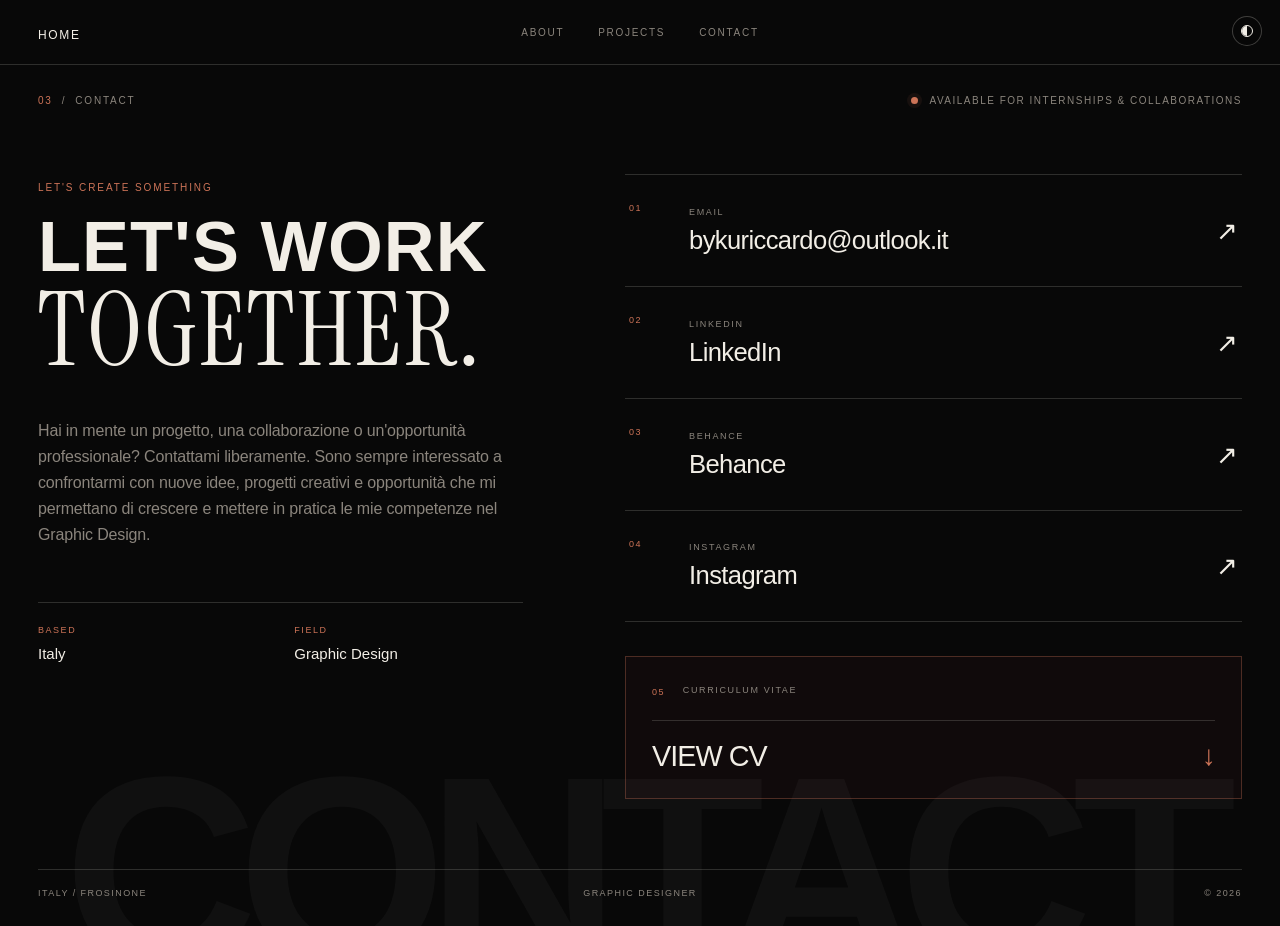
<file: contact.html>
<!DOCTYPE html>
<html lang="it">

<head>

    <meta charset="UTF-8">

    <meta
        name="viewport"
        content="width=device-width, initial-scale=1.0"
    >

    <title>
        Contact — Riccardo
    </title>


    <!-- ========================================
         THEME
    ======================================== -->

    <script src="theme-toggle.js"></script>


    <!-- ========================================
         STYLES
    ======================================== -->

    <link
        rel="stylesheet"
        href="style.css"
    >

</head>


<body class="contact-page">



    <!-- ========================================
         NAVIGATION
    ======================================== -->

    <header class="nav contact-nav">


        <a
            href="index.html#home"
            class="nav-logo page-link"
        >
            HOME
        </a>


        <nav
            class="nav-links"
            aria-label="Navigazione principale"
        >

            <a
                href="about.html"
                class="page-link"
            >
                ABOUT
            </a>


            <a
                href="projects.html"
                class="page-link"
            >
                PROJECTS
            </a>


            <a
                href="contact.html"
            >
                CONTACT
            </a>

        </nav>


    </header>



    <!-- ========================================
         CONTACT PAGE
    ======================================== -->

    <main class="contact-main">


        <div class="contact-shell">



            <!-- ========================================
                 BACKGROUND TYPOGRAPHY
            ======================================== -->

            <div
                class="contact-background-word"
                aria-hidden="true"
            >
                CONTACT
            </div>



            <!-- ========================================
                 TOP META
            ======================================== -->

            <div class="contact-top">


                <div class="contact-index">

                    <span>
                        03
                    </span>

                    <span>
                        /
                    </span>

                    <span>
                        CONTACT
                    </span>

                </div>



                <div class="contact-availability">

                    <span
                        class="contact-status-dot"
                        aria-hidden="true"
                    ></span>


                    <p>
                        AVAILABLE FOR INTERNSHIPS
                        & COLLABORATIONS
                    </p>

                </div>


            </div>



            <!-- ========================================
                 MAIN GRID
            ======================================== -->

            <section class="contact-grid">



                <!-- ========================================
                     LEFT SIDE
                ======================================== -->

                <div class="contact-intro">


                    <p class="contact-kicker">
                        LET'S CREATE SOMETHING
                    </p>



                    <h1 class="contact-title">

                        <span class="contact-title-sans">
                            LET'S WORK
                        </span>

                        <span class="contact-title-serif">
                            TOGETHER.
                        </span>

                    </h1>



                    <p class="contact-description">

                        Hai in mente un progetto, una collaborazione
                        o un'opportunità professionale?

                        Contattami liberamente. Sono sempre interessato
                        a confrontarmi con nuove idee, progetti creativi
                        e opportunità che mi permettano di crescere
                        e mettere in pratica le mie competenze
                        nel Graphic Design.

                    </p>



                    <!-- ========================================
                         LOCATION
                    ======================================== -->

                    <div class="contact-location">


                        <div>

                            <span class="contact-small-label">
                                BASED
                            </span>

                            <p>
                                Italy
                            </p>

                        </div>


                        <div>

                            <span class="contact-small-label">
                                FIELD
                            </span>

                            <p>
                                Graphic Design
                            </p>

                        </div>


                    </div>


                </div>



                <!-- ========================================
                     RIGHT SIDE — CONTACT LINKS
                ======================================== -->

                <div class="contact-links-panel">



                    <!-- ========================================
                         EMAIL
                    ======================================== -->

                    <a
                        href="mailto:bykuriccardo@outlook.it"
                        class="contact-link-row"
                    >


                        <span class="contact-link-number">
                            01
                        </span>


                        <div class="contact-link-content">

                            <span class="contact-link-label">
                                EMAIL
                            </span>

                            <span class="contact-link-value">
                                bykuriccardo@outlook.it
                            </span>

                        </div>


                        <span class="contact-link-arrow">
                            ↗
                        </span>


                    </a>



                    <!-- ========================================
                         LINKEDIN
                    ======================================== -->

                    <a
                        href="https://www.linkedin.com/in/riccardo-byku-6197a6384/"
                        target="_blank"
                        rel="noopener noreferrer"
                        class="contact-link-row"
                    >


                        <span class="contact-link-number">
                            02
                        </span>


                        <div class="contact-link-content">

                            <span class="contact-link-label">
                                LINKEDIN
                            </span>

                            <span class="contact-link-value">
                                LinkedIn
                            </span>

                        </div>


                        <span class="contact-link-arrow">
                            ↗
                        </span>


                    </a>



                    <!-- ========================================
                         BEHANCE
                    ======================================== -->

                    <a
                        href="https://www.behance.net/riccardobyku02"
                        target="_blank"
                        rel="noopener noreferrer"
                        class="contact-link-row"
                    >


                        <span class="contact-link-number">
                            03
                        </span>


                        <div class="contact-link-content">

                            <span class="contact-link-label">
                                BEHANCE
                            </span>

                            <span class="contact-link-value">
                                Behance
                            </span>

                        </div>


                        <span class="contact-link-arrow">
                            ↗
                        </span>


                    </a>



                    <!-- ========================================
                         INSTAGRAM
                    ======================================== -->

                    <a
                        href="https://www.instagram.com/__riccardo_02/"
                        target="_blank"
                        rel="noopener noreferrer"
                        class="contact-link-row"
                    >


                        <span class="contact-link-number">
                            04
                        </span>


                        <div class="contact-link-content">

                            <span class="contact-link-label">
                                INSTAGRAM
                            </span>

                            <span class="contact-link-value">
                                Instagram
                            </span>

                        </div>


                        <span class="contact-link-arrow">
                            ↗
                        </span>


                    </a>



                    <!-- ========================================
                         CURRICULUM VITAE
                    ======================================== -->

                    <div class="contact-cv">


                        <div class="contact-cv-top">

                            <span class="contact-link-number">
                                05
                            </span>


                            <span class="contact-link-label">
                                CURRICULUM VITAE
                            </span>

                        </div>



                        <a
                            href="assets/documents/riccardo-cv.pdf"
                            target="_blank"
                            rel="noopener noreferrer"
                            class="contact-cv-link"
                        >

                            <span>
                                VIEW CV
                            </span>

                            <span>
                                ↓
                            </span>

                        </a>


                    </div>


                </div>


            </section>



            <!-- ========================================
                 FOOTER
            ======================================== -->

            <footer class="contact-footer">


                <p>
                    ITALY / FROSINONE
                </p>


                <p>
                    GRAPHIC DESIGNER
                </p>


                <p>
                    © 2026
                </p>


            </footer>


        </div>


    </main>



    <!-- ========================================
         JAVASCRIPT
    ======================================== -->

    <script src="script.js"></script>


</body>

</html>
</file>
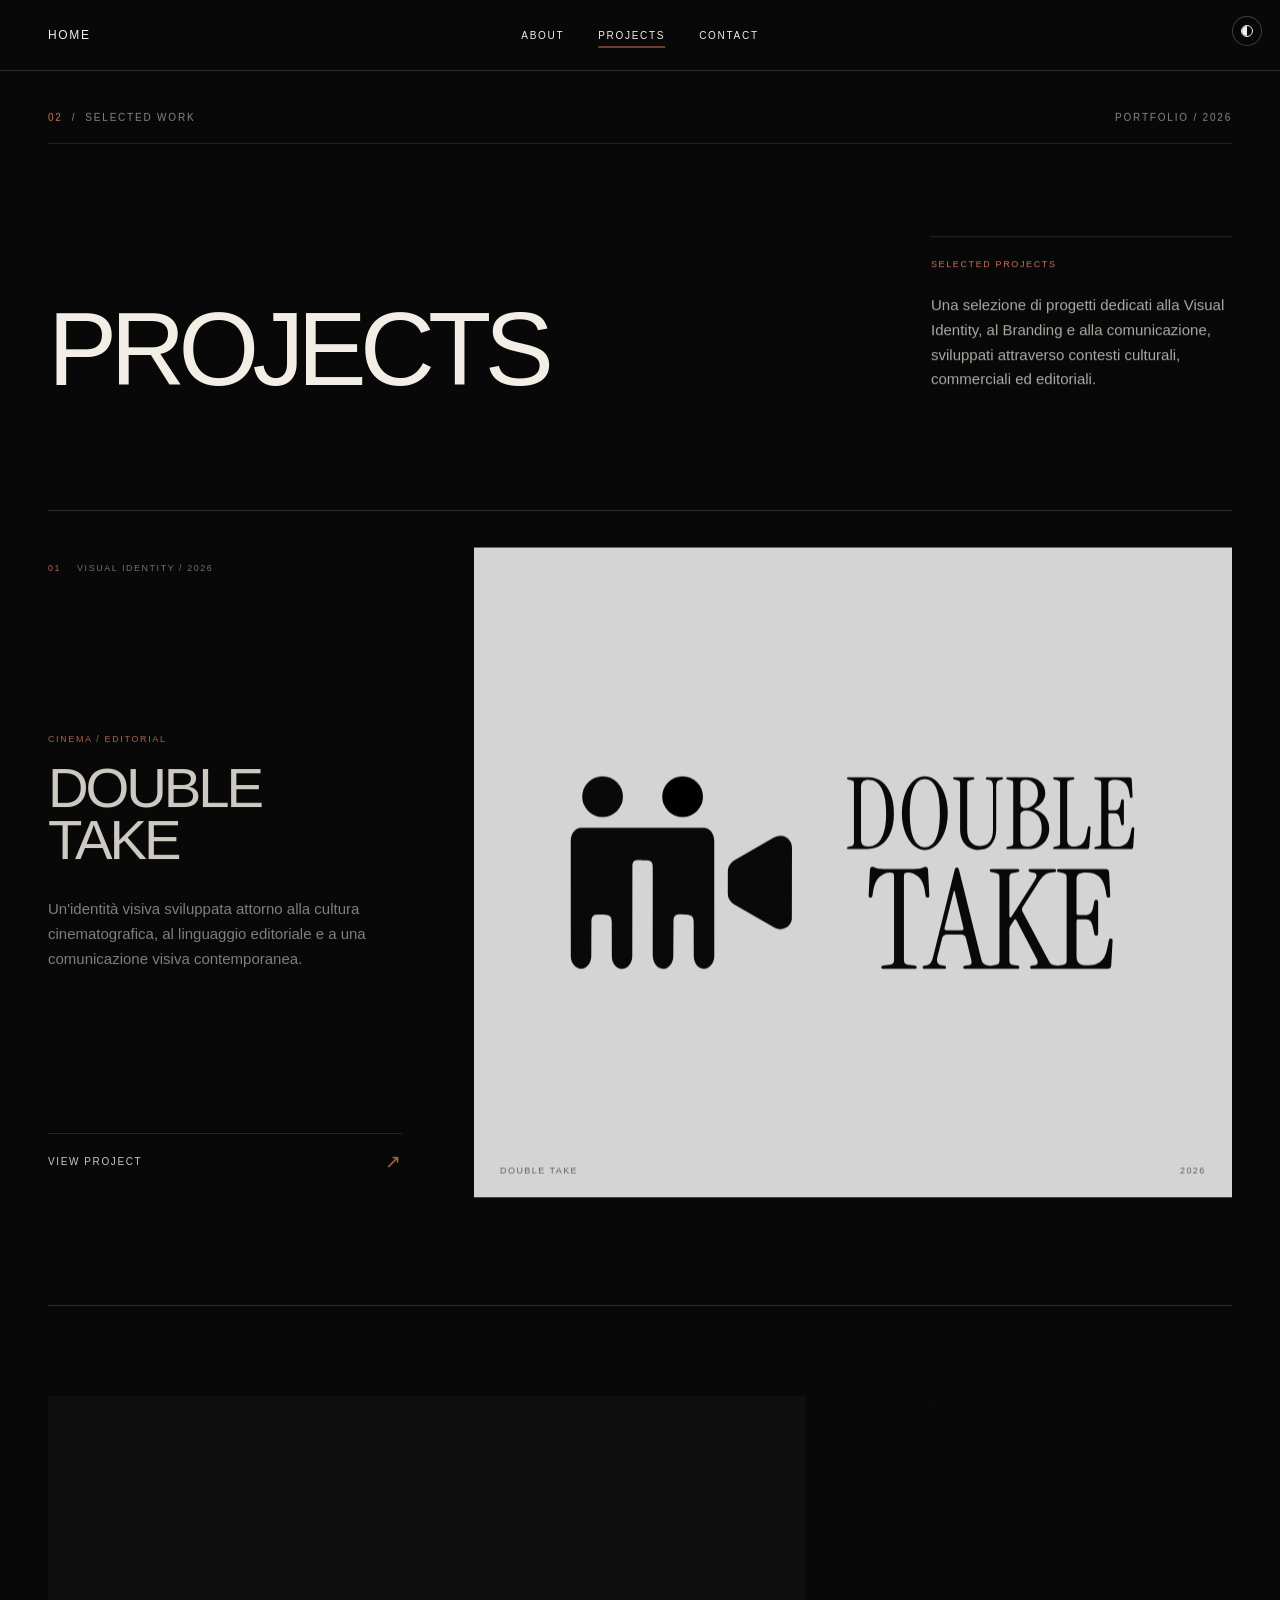
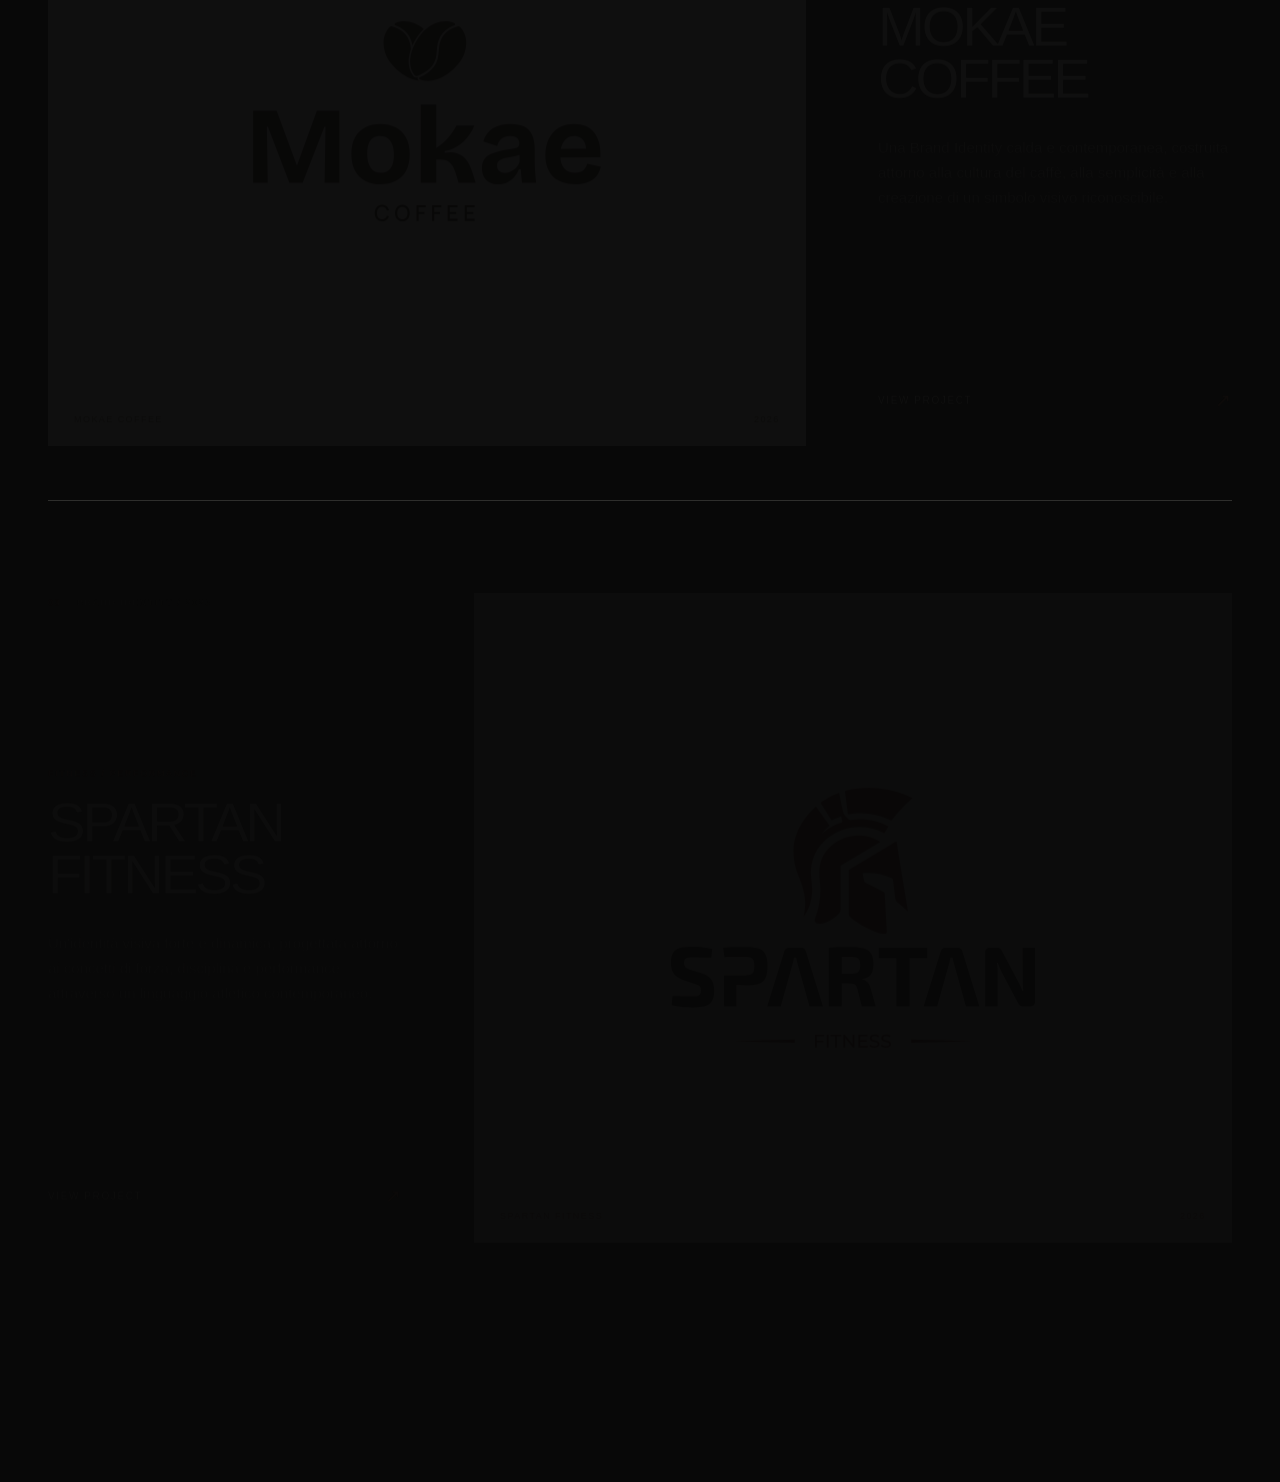
<file: projects.html>
<!DOCTYPE html>
<html lang="it">

<head>

    <meta charset="UTF-8">

    <meta
        name="viewport"
        content="width=device-width, initial-scale=1.0"
    >

    <title>
        Projects — Riccardo
    </title>


    <!-- ========================================
         THEME
    ======================================== -->

    <script src="theme-toggle.js"></script>


    <!-- ========================================
         STYLES
    ======================================== -->

    <link
        rel="stylesheet"
        href="style.css"
    >

</head>


<body class="projects-page projects-split-page">



    <!-- ========================================
         NAVIGATION
    ======================================== -->

    <header class="nav projects-nav">


        <a
            href="index.html#home"
            class="nav-logo page-link"
        >
            HOME
        </a>


        <nav
            class="nav-links"
            aria-label="Main navigation"
        >

            <a
                href="about.html"
                class="page-link"
            >
                ABOUT
            </a>


            <a
                href="projects.html"
                aria-current="page"
            >
                PROJECTS
            </a>


            <a
                href="contact.html"
                class="page-link"
            >
                CONTACT
            </a>

        </nav>


    </header>



    <!-- ========================================
         MAIN
    ======================================== -->

    <main class="projects-split-main">


        <div class="projects-split-shell">



            <!-- ========================================
                 HERO
            ======================================== -->

            <section class="projects-split-hero">


                <div class="projects-split-top">


                    <div class="projects-split-index">

                        <span>
                            02
                        </span>

                        <span>
                            /
                        </span>

                        <span>
                            SELECTED WORK
                        </span>

                    </div>


                    <span class="projects-split-year">
                        PORTFOLIO / 2026
                    </span>


                </div>



                <div class="projects-split-hero-content">


                    <h1>
                        PROJECTS
                    </h1>


                    <div class="projects-split-intro">


                        <span>
                            SELECTED PROJECTS
                        </span>


                        <p>
                            Una selezione di progetti dedicati alla
                            Visual Identity, al Branding e alla
                            comunicazione, sviluppati attraverso
                            contesti culturali, commerciali
                            ed editoriali.
                        </p>


                    </div>


                </div>


            </section>



            <!-- ==================================================
                 PROJECT 01
                 DOUBLE TAKE
            ================================================== -->

            <section
                class="
                    split-project
                    split-project-double
                "
                data-project="double-take"
            >



                <!-- ========================================
                     COPY
                ======================================== -->

                <div class="split-project-copy">


                    <div class="split-project-meta">

                        <span class="split-project-number">
                            01
                        </span>

                        <span>
                            VISUAL IDENTITY / 2026
                        </span>

                    </div>



                    <div class="split-project-copy-main">


                        <span class="split-project-type">
                            CINEMA / EDITORIAL
                        </span>



                        <!--
                            Hovering this title will start
                            the Double Take preview.
                        -->

                        <a
                            href="double-take.html"
                            class="
                                split-project-title-link
                                page-link
                            "
                            data-project-preview-trigger="double-take"
                        >

                            <h2>
                                DOUBLE TAKE
                            </h2>

                        </a>



                        <p>
                            Un'identità visiva sviluppata attorno
                            alla cultura cinematografica,
                            al linguaggio editoriale e a una
                            comunicazione visiva contemporanea.
                        </p>


                    </div>



                    <a
                        href="double-take.html"
                        class="split-project-link page-link"
                    >

                        <span>
                            VIEW PROJECT
                        </span>

                        <span>
                            ↗
                        </span>

                    </a>


                </div>



                <!-- ========================================
                     VISUAL
                ======================================== -->

                <a
                    href="double-take.html"
                    class="
                        split-project-visual
                        split-double-visual
                        project-preview-visual
                        page-link
                    "
                    data-project-preview-panel="double-take"
                >



                    <!-- ========================================
                         DEFAULT VISUAL
                    ======================================== -->

                    <div class="project-preview-base">


                        <img
                            src="assets/images/double-take/double-take-logo-01.svg"
                            alt="Double Take visual identity"
                            class="split-double-image"
                        >


                    </div>



                    <!-- ========================================
                         HOVER PREVIEW
                         Hidden until projects-preview.js starts.
                    ======================================== -->

                    <div
                        class="project-hover-preview"
                        data-project-preview="double-take"
                        aria-hidden="true"
                        hidden
                    >


                        <img
                            src="assets/images/double-take/mockup-01.jpg"
                            alt=""
                            class="
                                project-preview-slide
                                is-active
                            "
                            data-preview-slide
                        >


                        <img
                            src="assets/images/double-take/mockup-02.png"
                            alt=""
                            class="project-preview-slide"
                            data-preview-slide
                        >


                        <img
                            src="assets/images/double-take/mockup-03.png"
                            alt=""
                            class="project-preview-slide"
                            data-preview-slide
                        >


                        <img
                            src="assets/images/double-take/mockup-04.jpg"
                            alt=""
                            class="project-preview-slide"
                            data-preview-slide
                        >



                        <!-- PREVIEW COUNTER -->

                        <div class="project-preview-status">

                            <span>
                                LIVE PREVIEW
                            </span>


                            <span>

                                <b data-preview-current>
                                    01
                                </b>

                                / 04

                            </span>

                        </div>


                    </div>



                    <!-- ========================================
                         VISUAL FOOTER
                    ======================================== -->

                    <div class="split-project-visual-footer">

                        <span>
                            DOUBLE TAKE
                        </span>

                        <span>
                            2026
                        </span>

                    </div>


                </a>


            </section>



            <!-- ==================================================
                 PROJECT 02
                 MOKAE COFFEE
            ================================================== -->

            <section
                class="
                    split-project
                    split-project-reverse
                    split-project-mokae
                "
                data-project="mokae"
            >



                <!-- ========================================
                     VISUAL
                ======================================== -->

                <a
                    href="mokae-coffee.html"
                    class="
                        split-project-visual
                        split-mokae-visual
                        project-preview-visual
                        page-link
                    "
                    data-project-preview-panel="mokae"
                >



                    <!-- ========================================
                         DEFAULT VISUAL
                    ======================================== -->

                    <div class="project-preview-base">


                        <!-- MOKAE RAIN -->

                        <div
                            class="split-mokae-rain"
                            aria-hidden="true"
                        >


                            <img
                                src="assets/images/mokae-coffee/mokae-symbol.svg"
                                alt=""
                                class="
                                    split-mokae-symbol
                                    split-mokae-symbol-01
                                "
                            >


                            <img
                                src="assets/images/mokae-coffee/mokae-symbol.svg"
                                alt=""
                                class="
                                    split-mokae-symbol
                                    split-mokae-symbol-02
                                "
                            >


                            <img
                                src="assets/images/mokae-coffee/mokae-symbol.svg"
                                alt=""
                                class="
                                    split-mokae-symbol
                                    split-mokae-symbol-03
                                "
                            >


                            <img
                                src="assets/images/mokae-coffee/mokae-symbol.svg"
                                alt=""
                                class="
                                    split-mokae-symbol
                                    split-mokae-symbol-04
                                "
                            >


                            <img
                                src="assets/images/mokae-coffee/mokae-symbol.svg"
                                alt=""
                                class="
                                    split-mokae-symbol
                                    split-mokae-symbol-05
                                "
                            >


                            <img
                                src="assets/images/mokae-coffee/mokae-symbol.svg"
                                alt=""
                                class="
                                    split-mokae-symbol
                                    split-mokae-symbol-06
                                "
                            >


                            <img
                                src="assets/images/mokae-coffee/mokae-symbol.svg"
                                alt=""
                                class="
                                    split-mokae-symbol
                                    split-mokae-symbol-07
                                "
                            >


                            <img
                                src="assets/images/mokae-coffee/mokae-symbol.svg"
                                alt=""
                                class="
                                    split-mokae-symbol
                                    split-mokae-symbol-08
                                "
                            >


                        </div>



                        <!-- LOGO -->

                        <img
                            src="assets/images/mokae-coffee/mokae-logo.svg"
                            alt="Mokae Coffee"
                            class="split-mokae-logo"
                        >


                    </div>



                    <!-- ========================================
                         HOVER PREVIEW
                    ======================================== -->

                    <div
                        class="project-hover-preview"
                        data-project-preview="mokae"
                        aria-hidden="true"
                        hidden
                    >


                        <img
                            src="assets/images/mokae-coffee/mockup-01.png"
                            alt=""
                            class="
                                project-preview-slide
                                is-active
                            "
                            data-preview-slide
                        >


                        <img
                            src="assets/images/mokae-coffee/mockup-02.png"
                            alt=""
                            class="project-preview-slide"
                            data-preview-slide
                        >


                        <img
                            src="assets/images/mokae-coffee/mockup-03.png"
                            alt=""
                            class="project-preview-slide"
                            data-preview-slide
                        >


                        <img
                            src="assets/images/mokae-coffee/mockup-04.png"
                            alt=""
                            class="project-preview-slide"
                            data-preview-slide
                        >



                        <div class="project-preview-status">

                            <span>
                                LIVE PREVIEW
                            </span>


                            <span>

                                <b data-preview-current>
                                    01
                                </b>

                                / 04

                            </span>

                        </div>


                    </div>



                    <!-- ========================================
                         VISUAL FOOTER
                    ======================================== -->

                    <div class="split-project-visual-footer">

                        <span>
                            MOKAE COFFEE
                        </span>

                        <span>
                            2026
                        </span>

                    </div>


                </a>



                <!-- ========================================
                     COPY
                ======================================== -->

                <div class="split-project-copy">


                    <div class="split-project-meta">

                        <span class="split-project-number">
                            02
                        </span>

                        <span>
                            BRAND IDENTITY / 2026
                        </span>

                    </div>



                    <div class="split-project-copy-main">


                        <span class="split-project-type">
                            COFFEE / RETAIL
                        </span>



                        <a
                            href="mokae-coffee.html"
                            class="
                                split-project-title-link
                                page-link
                            "
                            data-project-preview-trigger="mokae"
                        >

                            <h2>
                                MOKAE
                                <br>
                                COFFEE
                            </h2>

                        </a>



                        <p>
                            Una Brand Identity calda e contemporanea,
                            costruita attorno alla cultura del caffè,
                            alla semplicità e alla creazione di
                            un simbolo visivo riconoscibile.
                        </p>


                    </div>



                    <a
                        href="mokae-coffee.html"
                        class="split-project-link page-link"
                    >

                        <span>
                            VIEW PROJECT
                        </span>

                        <span>
                            ↗
                        </span>

                    </a>


                </div>


            </section>



            <!-- ==================================================
                 PROJECT 03
                 SPARTAN FITNESS
            ================================================== -->

            <section
                class="
                    split-project
                    split-project-spartan
                "
                data-project="spartan"
            >



                <!-- ========================================
                     COPY
                ======================================== -->

                <div class="split-project-copy">


                    <div class="split-project-meta">

                        <span class="split-project-number">
                            03
                        </span>

                        <span>
                            BRAND IDENTITY / 2026
                        </span>

                    </div>



                    <div class="split-project-copy-main">


                        <span class="split-project-type">
                            FITNESS / PERFORMANCE
                        </span>



                        <a
                            href="spartan-fitness.html"
                            class="
                                split-project-title-link
                                page-link
                            "
                            data-project-preview-trigger="spartan"
                        >

                            <h2>
                                SPARTAN
                                <br>
                                FITNESS
                            </h2>

                        </a>



                        <p>
                            Un'identità visiva forte e dinamica,
                            progettata attorno ai concetti di forza,
                            disciplina e performance attraverso
                            un linguaggio atletico contemporaneo.
                        </p>


                    </div>



                    <a
                        href="spartan-fitness.html"
                        class="split-project-link page-link"
                    >

                        <span>
                            VIEW PROJECT
                        </span>

                        <span>
                            ↗
                        </span>

                    </a>


                </div>



                <!-- ========================================
                     VISUAL
                ======================================== -->

                <a
                    href="spartan-fitness.html"
                    class="
                        split-project-visual
                        split-spartan-visual
                        project-preview-visual
                        page-link
                    "
                    data-project-preview-panel="spartan"
                >



                    <!-- ========================================
                         DEFAULT VISUAL
                    ======================================== -->

                    <div class="project-preview-base">


                        <!-- BACKGROUND SYMBOL -->

                        <img
                            src="assets/images/spartan-fitness/spartan-symbol.svg"
                            alt=""
                            aria-hidden="true"
                            class="split-spartan-symbol"
                        >



                        <!-- ORIGINAL COMPLETE LOGO -->

                        <img
                            src="assets/images/spartan-fitness/spartan-logo-full.svg"
                            alt="Spartan Fitness"
                            class="split-spartan-logo"
                        >


                    </div>



                    <!-- ========================================
                         HOVER PREVIEW
                    ======================================== -->

                    <div
                        class="project-hover-preview"
                        data-project-preview="spartan"
                        aria-hidden="true"
                        hidden
                    >


                        <img
                            src="assets/images/spartan-fitness/mockup-01.jpg"
                            alt=""
                            class="
                                project-preview-slide
                                is-active
                            "
                            data-preview-slide
                        >


                        <img
                            src="assets/images/spartan-fitness/mockup-02.jpg"
                            alt=""
                            class="project-preview-slide"
                            data-preview-slide
                        >


                        <img
                            src="assets/images/spartan-fitness/mockup-03.jpg"
                            alt=""
                            class="project-preview-slide"
                            data-preview-slide
                        >


                        <img
                            src="assets/images/spartan-fitness/mockup-04.jpg"
                            alt=""
                            class="project-preview-slide"
                            data-preview-slide
                        >



                        <div class="project-preview-status">

                            <span>
                                LIVE PREVIEW
                            </span>


                            <span>

                                <b data-preview-current>
                                    01
                                </b>

                                / 04

                            </span>

                        </div>


                    </div>



                    <!-- ========================================
                         VISUAL FOOTER
                    ======================================== -->

                    <div class="split-project-visual-footer">

                        <span>
                            SPARTAN FITNESS
                        </span>

                        <span>
                            2026
                        </span>

                    </div>


                </a>


            </section>



            <!-- ========================================
                 PAGE FOOTER
            ======================================== -->

            <footer class="projects-split-footer">



                <div>


                    <span class="projects-split-footer-label">
                        BACK
                    </span>


                    <a
                        href="index.html#home"
                        class="
                            projects-split-footer-link
                            page-link
                        "
                    >
                        HOME ↖
                    </a>


                </div>



                <div class="projects-split-footer-center">

                    <span>
                        03 PROJECTS
                    </span>

                    <span>
                        PORTFOLIO / 2026
                    </span>

                </div>



                <div class="projects-split-footer-right">


                    <span class="projects-split-footer-label">
                        NEXT
                    </span>


                    <a
                        href="contact.html"
                        class="
                            projects-split-footer-link
                            page-link
                        "
                    >
                        CONTACT ↗
                    </a>


                </div>


            </footer>


        </div>


    </main>



    <!-- ========================================
         JAVASCRIPT
    ======================================== -->

    <script src="script.js"></script>

    <script src="projects-scroll.js"></script>

    <script src="projects-preview.js"></script>


</body>

</html>
</file>
